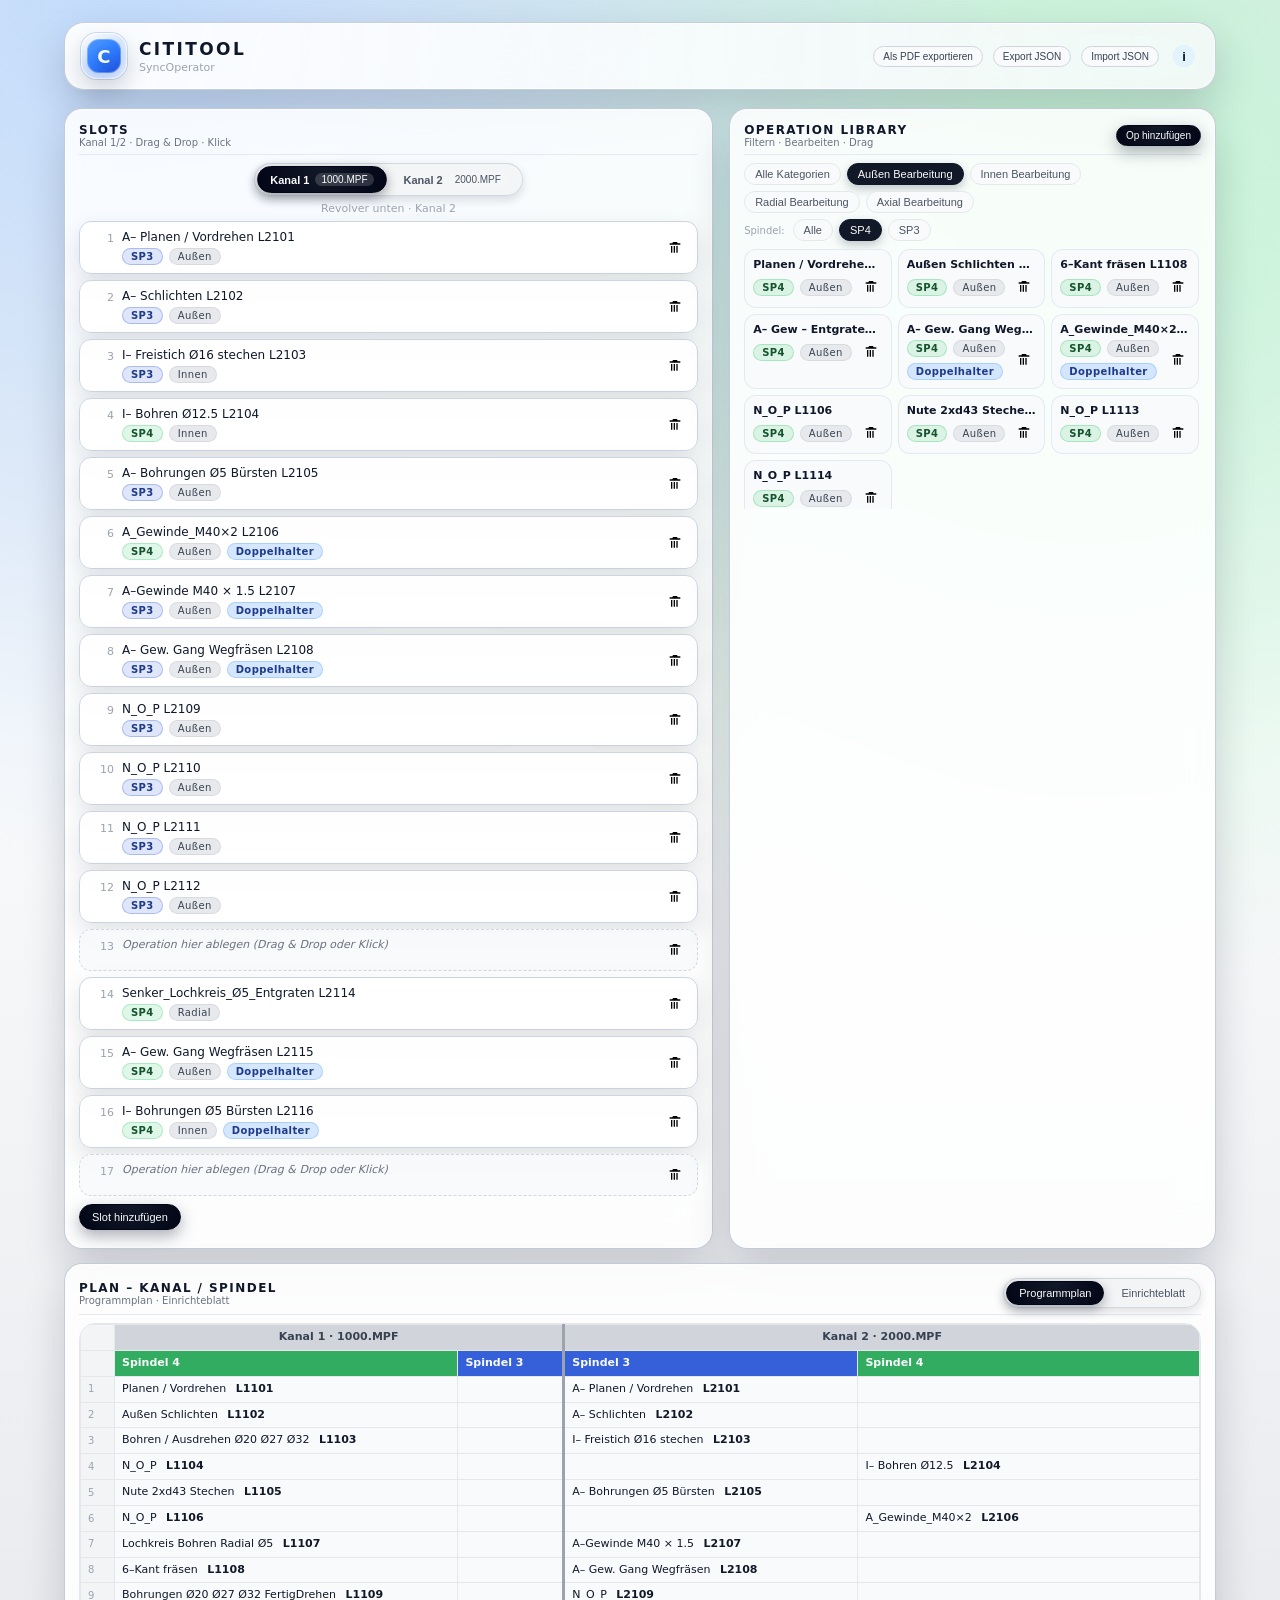
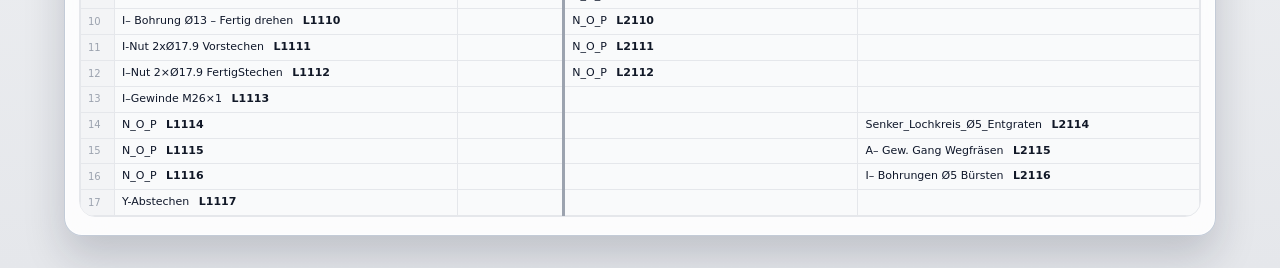
<file: index.html>
<!doctype html>
<html lang="de">
  <head>
    <meta charset="UTF-8" />
    <meta name="viewport" content="width=device-width, initial-scale=1" />

    <title>CitiTool</title>

    <link rel="stylesheet" href="./style.css" />
    <link rel="manifest" href="./manifest.json" />
    <meta name="theme-color" content="#0f172a" />

    <link rel="icon" type="image/svg+xml" href="./icons/icon.svg" />

    <script defer src="./app.js"></script>
  </head>

  <body>
    <div class="app-shell">
      <header class="app-header">
        <div class="app-header-left">
          <div class="app-logo-mark" aria-label="CitiTool">
            <div class="app-logo-core" aria-hidden="true"></div>
          </div>

          <div class="app-title-block">
            <div class="app-title-row">
              <div class="app-title">CitiTool</div>
            </div>
            <div class="app-subtitle">SyncOperator</div>
          </div>
        </div>

        <div class="app-header-right">
          <button id="exportPdfBtn" class="btn-outline btn-small" type="button">
            Als PDF exportieren
          </button>

          <button id="exportJsonBtn" class="btn-outline btn-small" type="button">
            Export JSON
          </button>

          <button id="importJsonBtn" class="btn-outline btn-small" type="button">
            Import JSON
          </button>

          <input id="importFileInput" type="file" accept="application/json" style="display:none" />

          <button id="infoButton" class="icon-button" type="button" title="Info">
            <span class="icon-circle">i</span>
          </button>
        </div>
      </header>

      <main class="layout-main">
        <!-- LEFT: Slots -->
        <section class="card slots-card">
          <div class="section-header">
            <div>
              <div class="section-title">Slots</div>
              <div class="section-subtitle">Kanal 1/2 · Drag & Drop · Klick</div>
            </div>
          </div>

          <div class="kanal-switcher-wrapper">
            <div id="kanalSwitcher" class="kanal-switcher" role="tablist" aria-label="Kanal Umschalter">
              <button class="kanal-option active" data-kanal="1" type="button">
                <span class="kanal-label">Kanal 1</span>
                <span class="kanal-chip">1000.MPF</span>
              </button>
              <button class="kanal-option" data-kanal="2" type="button">
                <span class="kanal-label">Kanal 2</span>
                <span class="kanal-chip">2000.MPF</span>
              </button>
            </div>
          </div>

          <div id="kanalHint" class="kanal-hint">Revolver oben · Kanal 1</div>

          <div id="slotList" class="slot-list"></div>

          <button id="addSlotBtn" class="btn-primary add-slot-btn" type="button">Slot hinzufügen</button>
        </section>

        <!-- RIGHT: Operation Library -->
        <section class="card library-card">
          <div class="section-header">
            <div>
              <div class="section-title">Operation Library</div>
              <div class="section-subtitle">Filtern · Bearbeiten · Drag</div>
            </div>
            <div class="section-actions">
              <button id="addOpButton" class="btn-primary btn-small" type="button">Op hinzufügen</button>
            </div>
          </div>

          <div id="libraryFilters" class="library-filters"></div>
          <div id="libraryList" class="library-list"></div>

          <div class="library-add"></div>
        </section>
      </main>

      <!-- PLAN -->
      <section class="card plan-card">
        <div class="section-header">
          <div>
            <div class="section-title">Plan – Kanal / Spindel</div>
            <div class="section-subtitle">Programmplan · Einrichteblatt</div>
          </div>
          <div class="section-actions"></div>
        </div>

        <div class="plan-table-wrapper">
          <table id="planTable" class="plan-table"></table>
        </div>
      </section>
    </div>

    <!-- MODAL -->
    <div id="modalOverlay" class="modal-overlay" aria-hidden="true">
      <div class="modal-backdrop"></div>

      <div class="modal-dialog" role="dialog" aria-modal="true" aria-labelledby="modalTitle">
        <div class="modal-header">
          <div class="modal-icon">
            <div class="modal-icon-circle">i</div>
          </div>

          <div class="modal-header-text">
            <div id="modalTitle" class="modal-title"></div>
            <div id="modalDescription" class="modal-description"></div>
          </div>

          <button id="modalCloseButton" class="icon-button" type="button" title="Schließen">
            <svg class="icon-svg"><use href="#icon-x"></use></svg>
          </button>
        </div>

        <div id="modalBody" class="modal-body"></div>
        <div id="modalFooter" class="modal-footer"></div>
      </div>
    </div>

    <!-- ICONS -->
    <svg width="0" height="0" style="position:absolute; left:-9999px; top:-9999px;">
      <symbol id="icon-trash" viewBox="0 0 24 24">
        <path fill="currentColor" d="M9 3h6l1 2h4v2H4V5h4l1-2zm1 6h2v10h-2V9zm4 0h2v10h-2V9zM6 9h2v10H6V9z"/>
      </symbol>
      <symbol id="icon-x" viewBox="0 0 24 24">
        <path fill="currentColor" d="M18.3 5.7a1 1 0 0 0-1.4 0L12 10.6 7.1 5.7A1 1 0 0 0 5.7 7.1L10.6 12l-4.9 4.9a1 1 0 1 0 1.4 1.4l4.9-4.9 4.9 4.9a1 1 0 0 0 1.4-1.4L13.4 12l4.9-4.9a1 1 0 0 0 0-1.4z"/>
      </symbol>
    </svg>
  </body>
</html>
</file>
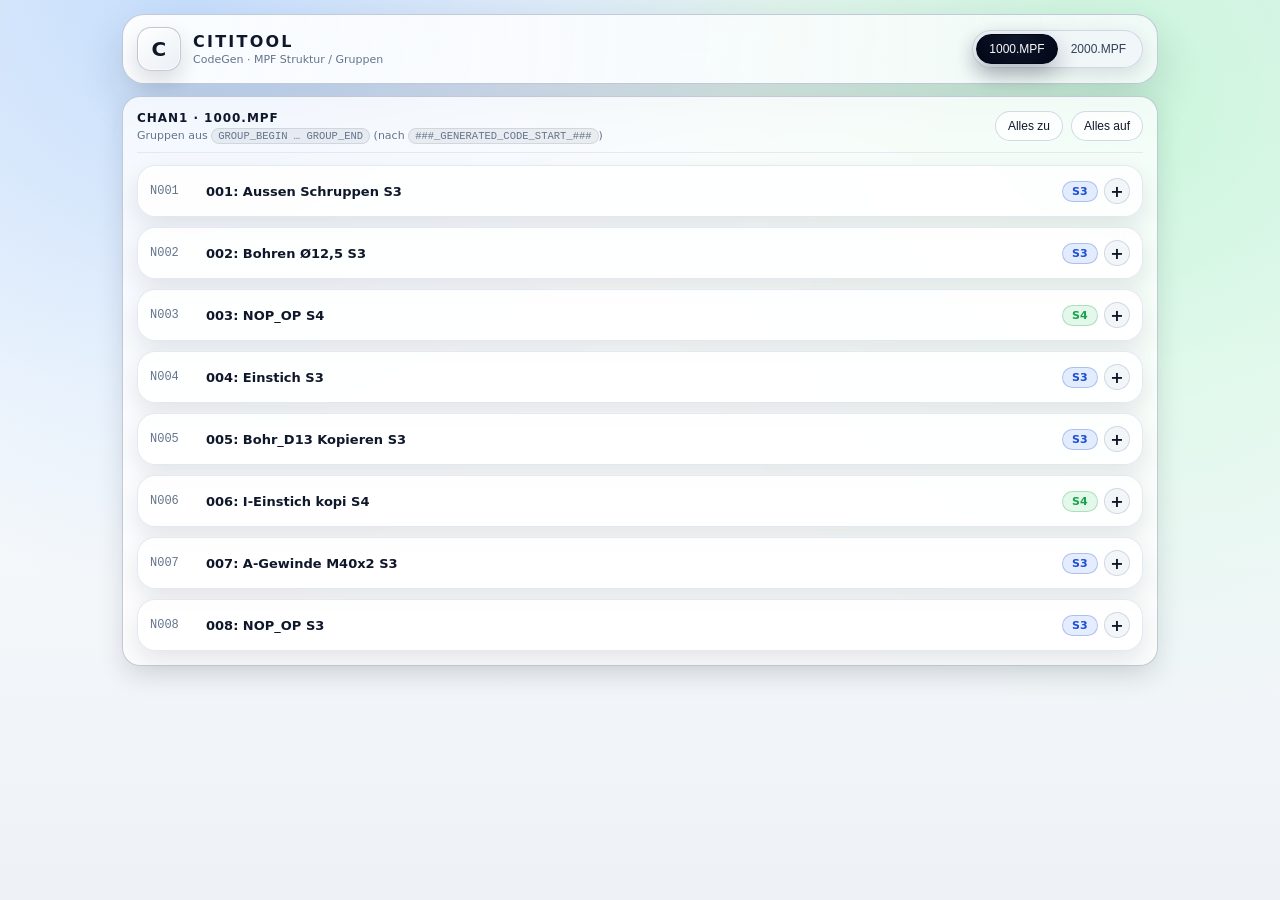
<file: codegen/index.html>
<!doctype html>
<html lang="de">
<head>
  <meta charset="utf-8" />
  <meta name="viewport" content="width=device-width,initial-scale=1" />
  <title>CitiTool · CodeGen</title>
  <link rel="stylesheet" href="./codegen.css" />
</head>

<body>
  <div class="cg-shell">
    <header class="cg-header">
      <div class="cg-brand">
        <div class="cg-logo" aria-hidden="true">
          <span class="cg-logo-c">C</span>
        </div>
        <div class="cg-brand-text">
          <div class="cg-title">CITITOOL</div>
          <div class="cg-subtitle">CodeGen · MPF Struktur / Gruppen</div>
        </div>
      </div>

      <div class="cg-actions">
        <div class="cg-switch" role="tablist" aria-label="MPF Switch">
          <button class="cg-switch-btn active" data-mpf="1000" role="tab" aria-selected="true">
            1000.MPF
          </button>
          <button class="cg-switch-btn" data-mpf="2000" role="tab" aria-selected="false">
            2000.MPF
          </button>
        </div>
      </div>
    </header>

    <main class="cg-main">
      <section class="cg-card">
        <div class="cg-card-head">
          <div>
            <div class="cg-card-title" id="mpfTitle">CHAN1 · 1000.MPF</div>
            <div class="cg-card-hint">Gruppen aus <code>GROUP_BEGIN … GROUP_END</code> (nach <code>###_GENERATED_CODE_START_###</code>)</div>
          </div>
          <div class="cg-card-tools">
            <button class="cg-btn ghost" id="collapseAllBtn" type="button">Alles zu</button>
            <button class="cg-btn ghost" id="expandAllBtn" type="button">Alles auf</button>
          </div>
        </div>

        <div id="opsList" class="cg-ops"></div>
      </section>
    </main>
  </div>

  <script src="./codegen.js"></script>
</body>
</html>
</file>
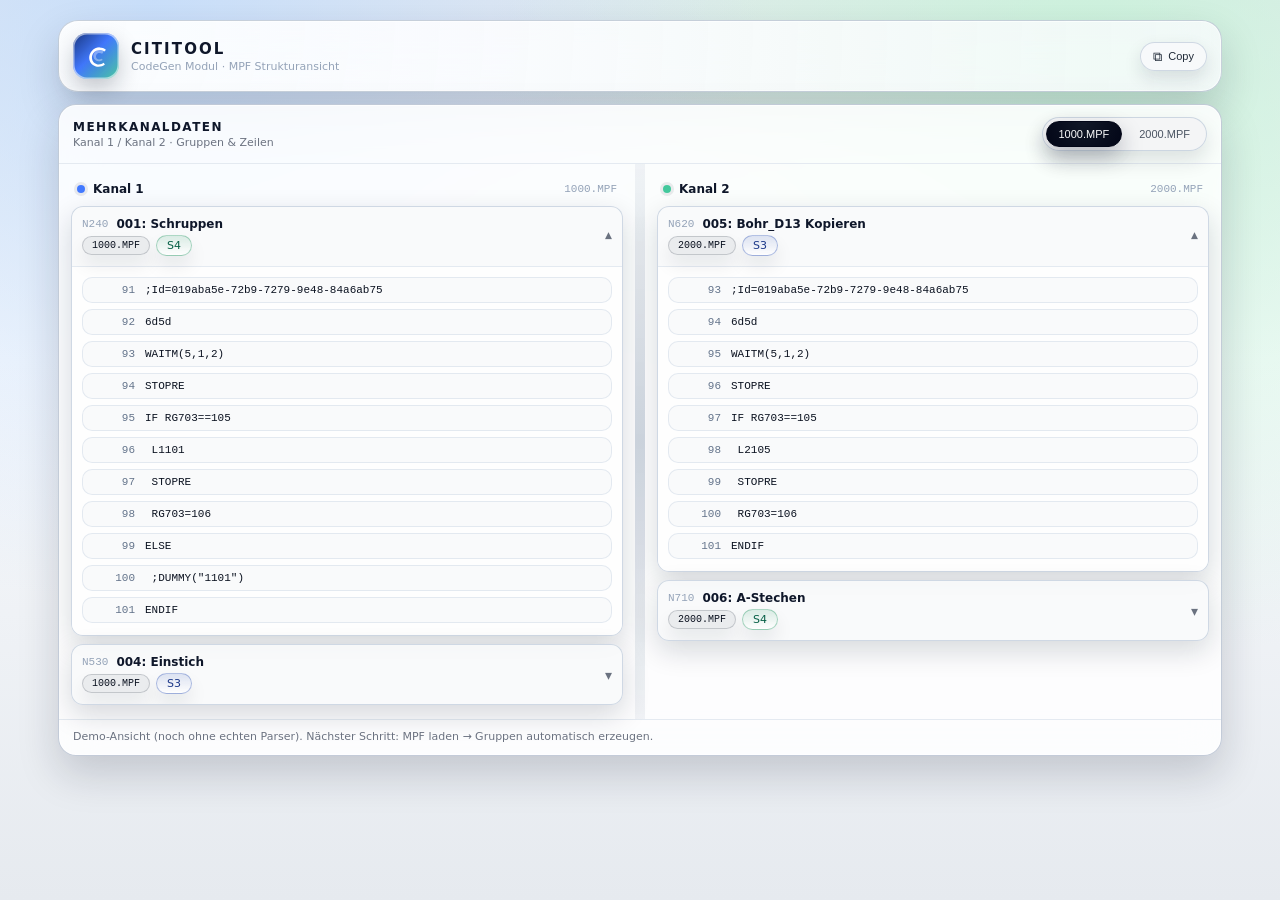
<file: codegen.html>
<!-- codegen.html -->
<!doctype html>
<html lang="de">
  <head>
    <meta charset="utf-8" />
    <meta name="viewport" content="width=device-width,initial-scale=1" />
    <title>CitiTool · CodeGen</title>
    <link rel="stylesheet" href="./codegen.css" />
  </head>
  <body>
    <div class="cg-app">
      <header class="cg-header">
        <div class="cg-brand">
          <div class="cg-logo" aria-hidden="true">
            <svg viewBox="0 0 64 64" class="cg-logo-svg" role="img" aria-label="C">
              <!-- stylized C (single letter, no text) -->
              <path
                d="M40.8 12.2c-7.6 0-14.4 3.4-18.9 8.7-4.5 5.3-6.4 12.4-5 19.2 1.9 9.6 10.6 16.7 20.8 16.7 5.7 0 10.7-1.8 14.7-5.1l-3.2-4.1c-3 2.4-6.6 3.6-10.8 3.6-7.6 0-13.9-5.2-15.3-12.6-1-4.9.4-10 3.7-13.9 3.4-3.9 8.4-6.3 13.9-6.3 4.3 0 7.9 1.2 10.8 3.6l3.2-4.1c-4-3.3-9-5.1-14.7-5.1Z"
                fill="currentColor"
              />
              <path
                d="M49.5 20.6c-2.6-1.9-5.6-2.8-9.1-2.8-4.4 0-8.3 1.9-11.1 5.1-2.8 3.2-3.9 7.5-3.1 11.6 1.1 5.6 6.1 9.7 12.1 9.7 3.6 0 6.6-.9 9.2-2.8l-2.4-3.1c-1.8 1.2-3.8 1.7-6.2 1.7-3.4 0-6.3-2.3-6.9-5.7-.4-2.2.2-4.4 1.6-6.1 1.5-1.7 3.7-2.8 6.2-2.8 2.3 0 4.4.6 6.2 1.7l2.3-3.2Z"
                fill="currentColor"
                opacity="0.35"
              />
            </svg>
          </div>

          <div class="cg-brand-text">
            <div class="cg-title">CitiTool</div>
            <div class="cg-subtitle">CodeGen Modul · MPF Strukturansicht</div>
          </div>
        </div>

        <div class="cg-top-actions">
          <button id="cgCopyBtn" class="cg-btn cg-btn-ghost" type="button" title="Ansicht als Text kopieren">
            <span class="cg-btn-ico" aria-hidden="true">⧉</span>
            <span>Copy</span>
          </button>
        </div>
      </header>

      <main class="cg-main">
        <section class="cg-card">
          <div class="cg-card-head">
            <div class="cg-card-left">
              <div class="cg-card-title">Mehrkanaldaten</div>
              <div class="cg-card-meta">Kanal 1 / Kanal 2 · Gruppen &amp; Zeilen</div>
            </div>

            <div class="cg-switch">
              <button class="cg-switch-pill is-active" type="button" data-mpf="1000">1000.MPF</button>
              <button class="cg-switch-pill" type="button" data-mpf="2000">2000.MPF</button>
            </div>
          </div>

          <div class="cg-split">
            <aside class="cg-pane cg-pane-left">
              <div class="cg-pane-head">
                <div class="cg-pane-title">
                  <span class="cg-dot cg-dot-k1" aria-hidden="true"></span>
                  <span>Kanal 1</span>
                </div>
                <div class="cg-pane-hint" id="cgPaneHintLeft">1000.MPF</div>
              </div>
              <div class="cg-list" id="cgListLeft"></div>
            </aside>

            <div class="cg-divider" aria-hidden="true"></div>

            <aside class="cg-pane cg-pane-right">
              <div class="cg-pane-head">
                <div class="cg-pane-title">
                  <span class="cg-dot cg-dot-k2" aria-hidden="true"></span>
                  <span>Kanal 2</span>
                </div>
                <div class="cg-pane-hint" id="cgPaneHintRight">2000.MPF</div>
              </div>
              <div class="cg-list" id="cgListRight"></div>
            </aside>
          </div>

          <div class="cg-footer">
            <div class="cg-foot-note">
              Demo-Ansicht (noch ohne echten Parser). Nächster Schritt: MPF laden → Gruppen automatisch erzeugen.
            </div>
          </div>
        </section>
      </main>
    </div>

    <script src="./codegen.js"></script>
  </body>
</html>
</file>
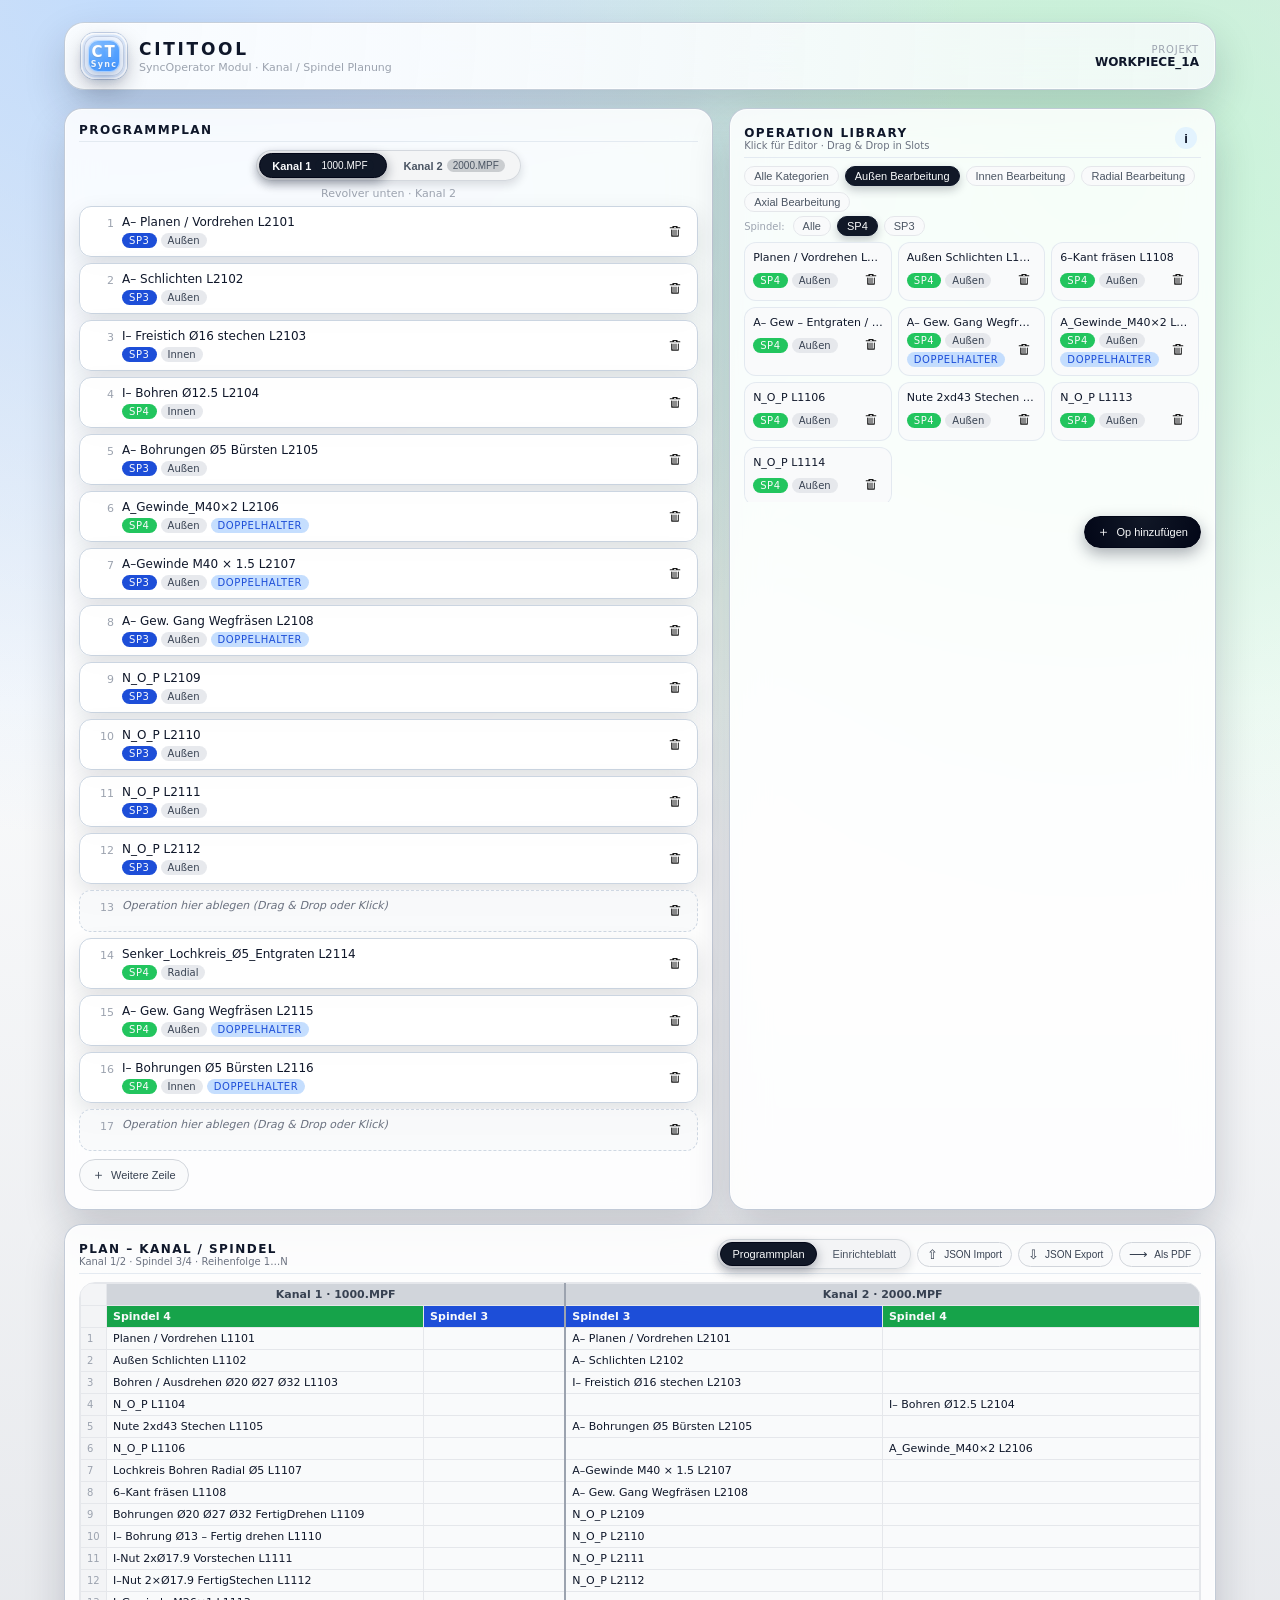
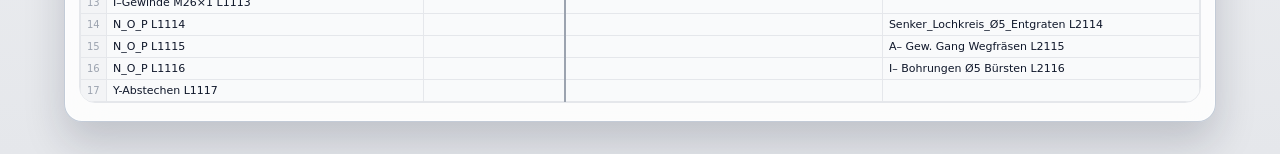
<file: indexd.html>
<!DOCTYPE html>
<html lang="de">
<head>
  <meta charset="UTF-8" />
  <title>CitiTool – SyncOperator Workbench</title>
  <meta name="viewport" content="width=device-width, initial-scale=1" />
  <link rel="stylesheet" href="style.desktop.css" />
</head>
<body>
  <!-- SVG ICON SPRITE -->
  <svg width="0" height="0" style="position:absolute;visibility:hidden">
    <symbol id="icon-trash" viewBox="0 0 24 24">
      <path
        d="M9 3h6a1 1 0 0 1 1 1v1h3.25a.75.75 0 0 1 0 1.5H4.75a.75.75 0 0 1 0-1.5H8V4a1 1 0 0 1 1-1Zm1.5 2.5h3V4.5h-3v1Z"
        fill="currentColor"
        fill-opacity="0.9"
      />
      <path
        d="M7.5 8.25a.75.75 0 0 1 .75.75v8.25h.25 7.5.25V9a.75.75 0 0 1 1.5 0v8.5A1.75 1.75 0 0 1 16 19.25H8A1.75 1.75 0 0 1 6.25 17.5V9a.75.75 0 0 1 .75-.75Zm3 0a.75.75 0 0 1 .75.75v7a.75.75 0 0 1-1.5 0v-7a.75.75 0 0 1 .75-.75Zm3 0a.75.75 0 0 1 .75.75v7a.75.75 0 0 1-1.5 0v-7a.75.75 0 0 1 .75-.75Z"
        fill="currentColor"
        fill-opacity="0.9"
      />
    </symbol>
  </svg>

  <div class="app-shell">
    <!-- HEADER -->
    <header class="app-header">
      <div class="app-header-left">
        <div class="app-logo-mark">
          <div class="app-logo-ring">
            <div class="app-logo-core">
              <span class="app-logo-acronym">CT</span>
              <span class="app-logo-module">Sync</span>
            </div>
          </div>
        </div>
        <div class="app-title-block">
          <div class="app-title-row">
            <div class="app-title">CitiTool</div>
          </div>
          <div class="app-subtitle">SyncOperator Modul · Kanal / Spindel Planung</div>
        </div>
      </div>
      <div class="app-header-right">
        <div class="app-meta">
          <span class="app-meta-label">Projekt</span>
          <span class="app-meta-value">WORKPIECE_1A</span>
        </div>
      </div>
    </header>

    <!-- MAIN LAYOUT -->
    <main class="layout-main">
      <!-- LEFT: PROGRAMMPLAN -->
      <section class="card slots-card">
        <div class="section-header">
          <div>
            <div class="section-title">Programmplan</div>
          </div>
        </div>

        <div class="kanal-switcher-wrapper">
          <div class="kanal-switcher" id="kanalSwitcher">
            <button class="kanal-option active" type="button" data-kanal="1">
              <span class="kanal-label">Kanal 1</span>
              <span class="kanal-chip">1000.MPF</span>
            </button>
            <button class="kanal-option" type="button" data-kanal="2">
              <span class="kanal-label">Kanal 2</span>
              <span class="kanal-chip">2000.MPF</span>
            </button>
          </div>
        </div>

        <div class="kanal-hint" id="kanalHint">Revolver oben · Kanal 1</div>

        <div id="slotList" class="slot-list"></div>

        <button id="addSlotBtn" class="btn-outline add-slot-btn" type="button">
          <span class="btn-icon">＋</span>
          <span>Weitere Zeile</span>
        </button>
      </section>

      <!-- RIGHT: OPERATION LIBRARY -->
      <section class="card library-card">
        <div class="section-header">
          <div>
            <div class="section-title">Operation Library</div>
            <div class="section-subtitle">
              Klick für Editor · Drag &amp; Drop in Slots
            </div>
          </div>
          <button
            type="button"
            class="icon-button subtle"
            id="infoButton"
            aria-label="Info"
          >
            <span class="icon-circle">i</span>
          </button>
        </div>

        <div class="library-filters" id="libraryFilters"></div>

        <div id="libraryList" class="library-list"></div>

        <div class="library-add">
          <button id="addOpButton" type="button" class="btn-primary">
            <span class="btn-icon">＋</span>
            <span>Op hinzufügen</span>
          </button>
        </div>
      </section>
    </main>

    <!-- PLAN -->
    <section class="card plan-card">
      <div class="section-header">
        <div>
          <div class="section-title">Plan – Kanal / Spindel</div>
          <div class="section-subtitle">
            Kanal 1/2 · Spindel 3/4 · Reihenfolge 1…N
          </div>
        </div>
        <div class="section-actions">
          <button id="importJsonBtn" type="button" class="btn-outline btn-small">
            <span class="btn-icon">⇧</span>
            <span>JSON Import</span>
          </button>
          <button id="exportJsonBtn" type="button" class="btn-outline btn-small">
            <span class="btn-icon">⇩</span>
            <span>JSON Export</span>
          </button>
          <button id="exportPdfBtn" type="button" class="btn-outline btn-small">
            <span class="btn-icon">⟶</span>
            <span>Als PDF</span>
          </button>
        </div>
      </div>

      <input
        type="file"
        id="importFileInput"
        accept="application/json"
        style="display:none"
      />

      <div class="plan-table-wrapper">
        <table class="plan-table" id="planTable"></table>
      </div>
    </section>
  </div>

  <!-- MODAL ROOT -->
  <div id="modalOverlay" class="modal-overlay" aria-hidden="true">
    <div class="modal-backdrop"></div>
    <div class="modal-dialog" role="dialog" aria-modal="true" aria-labelledby="modalTitle">
      <div class="modal-header">
        <div class="modal-icon">
          <span class="modal-icon-circle">i</span>
        </div>
        <div class="modal-header-text">
          <div id="modalTitle" class="modal-title"></div>
          <div id="modalDescription" class="modal-description"></div>
        </div>
        <button
          type="button"
          class="icon-button subtle"
          id="modalCloseButton"
          aria-label="Schließen"
        >
          ×
        </button>
      </div>
      <div class="modal-body" id="modalBody"></div>
      <div class="modal-footer" id="modalFooter"></div>
    </div>
  </div>

  <script src="app.js"></script>
</body>
</html>
</file>
<file: style.css>
:root {
  --bg: #e5e7eb;
  --card-bg: rgba(255, 255, 255, 0.86);
  --card-border: rgba(148, 163, 184, 0.55);
  --border-strong: #cbd5e1;

  --text-main: #0f172a;
  --text-muted: #6b7280;
  --text-soft: #9ca3af;

  --accent: #0f172a;

  /* calmer premium spindle tones */
  --sp4-ink: #14532d;
  --sp4-bg: rgba(34, 197, 94, 0.14);
  --sp4-border: rgba(34, 197, 94, 0.28);

  --sp3-ink: #1e3a8a;
  --sp3-bg: rgba(29, 78, 216, 0.14);
  --sp3-border: rgba(29, 78, 216, 0.28);

  --danger: #ef4444;

  --radius-lg: 18px;
  --radius-md: 12px;

  --shadow-card: 0 20px 40px rgba(15, 23, 42, 0.18);
  --shadow-soft: 0 12px 30px rgba(15, 23, 42, 0.16);

  --transition-fast: 0.15s ease;
  --font-main: system-ui, -apple-system, BlinkMacSystemFont, "SF Pro Text", "Segoe UI", sans-serif;
}

*,
*::before,
*::after { box-sizing: border-box; }

html, body { margin: 0; padding: 0; }

body {
  font-family: var(--font-main);
  background:
    radial-gradient(circle at 10% 0, rgba(191, 219, 254, 0.9) 0, transparent 40%),
    radial-gradient(circle at 85% 10%, rgba(187, 247, 208, 0.8) 0, transparent 40%),
    linear-gradient(to bottom, #e5e7eb 0, #f9fafb 40%, #e5e7eb 100%);
  color: var(--text-main);
}

/* APP SHELL */
.app-shell {
  max-width: 1200px;
  margin: 0 auto;
  min-height: 100vh;
  padding: 18px 12px 32px;
}

@media (min-width: 768px) {
  .app-shell { padding-inline: 24px; padding-top: 22px; }
}

/* HEADER */
.app-header {
  display: flex;
  align-items: center;
  justify-content: space-between;
  margin-bottom: 18px;
  padding: 10px 16px;
  border-radius: 20px;
  background: radial-gradient(circle at top left, rgba(255, 255, 255, 0.92), rgba(248, 250, 252, 0.84));
  backdrop-filter: blur(20px) saturate(1.2);
  border: 1px solid rgba(148, 163, 184, 0.5);
  box-shadow: 0 18px 40px rgba(15, 23, 42, 0.18), 0 0 0 1px rgba(255,255,255,0.7) inset;
}

.app-header-left { display: flex; align-items: center; gap: 12px; }
.app-header-right { display: flex; align-items: center; gap: 10px; flex-wrap: wrap; }

@media (max-width: 640px) {
  .app-header { flex-direction: column; align-items: stretch; gap: 10px; }
  .app-header-right { justify-content: space-between; }
}

/* LOGO: single C */
.app-logo-mark {
  width: 46px;
  height: 46px;
  border-radius: 16px;
  background:
    radial-gradient(circle at 28% 22%, rgba(255, 255, 255, 0.9), rgba(255, 255, 255, 0) 55%),
    linear-gradient(145deg, #eaf3ff 0%, #dbeafe 45%, #e8f1ff 100%);
  box-shadow:
    0 10px 22px rgba(15, 23, 42, 0.18),
    0 0 0 1px rgba(125, 161, 214, 0.35),
    inset 0 0 0 1px rgba(255, 255, 255, 0.85);
  display: flex;
  align-items: center;
  justify-content: center;
  overflow: hidden;
}

.app-logo-core {
  width: 34px;
  height: 34px;
  border-radius: 12px;
  background: linear-gradient(145deg, #4f9cff 0%, #2f7dff 50%, #1d4ed8 100%);
  box-shadow:
    inset 0 0 0 1px rgba(255, 255, 255, 0.28),
    0 5px 14px rgba(29, 78, 216, 0.25);
  position: relative;
}

.app-logo-core::before {
  content: "C";
  position: absolute;
  inset: 0;
  display: flex;
  align-items: center;
  justify-content: center;
  font-weight: 850;
  font-size: 18px;
  letter-spacing: 0.02em;
  color: rgba(255, 255, 255, 0.96);
  text-shadow: 0 2px 8px rgba(0, 0, 0, 0.18);
}

.app-title-block { display: flex; flex-direction: column; gap: 2px; }
.app-title-row { display: flex; align-items: center; gap: 8px; }

.app-title {
  font-size: 17px;
  font-weight: 750;
  letter-spacing: 0.14em;
  text-transform: uppercase;
}

.app-subtitle {
  font-size: 11px;
  color: var(--text-soft);
}

/* CARD */
.card {
  background: var(--card-bg);
  backdrop-filter: blur(18px) saturate(1.1);
  border-radius: var(--radius-lg);
  padding: 14px 14px 18px;
  border: 1px solid var(--card-border);
  box-shadow: var(--shadow-card), 0 0 0 1px rgba(255,255,255,0.6) inset;
}

/* LAYOUT */
.layout-main {
  display: flex;
  flex-direction: column;
  gap: 12px;
  margin-bottom: 14px;
}

@media (min-width: 900px) {
  .layout-main {
    display: grid;
    grid-template-columns: minmax(0, 1.6fr) minmax(0, 1.2fr);
    gap: 16px;
    align-items: stretch;
  }
}

/* SECTION HEADER */
.section-header {
  display: flex;
  align-items: center;
  justify-content: space-between;
  gap: 12px;
  margin-bottom: 8px;
  padding-bottom: 6px;
  border-bottom: 1px solid rgba(226, 232, 240, 0.9);
}

.section-title {
  font-size: 12px;
  font-weight: 650;
  text-transform: uppercase;
  letter-spacing: 0.12em;
}

.section-subtitle { font-size: 10px; color: var(--text-muted); }
.section-actions { display: flex; align-items: center; gap: 6px; flex-wrap: wrap; }

/* KANAL SWITCHER */
.kanal-switcher-wrapper { display: flex; justify-content: center; margin-bottom: 6px; }

.kanal-switcher {
  display: inline-flex;
  align-items: center;
  gap: 4px;
  padding: 2px;
  border-radius: 999px;
  background: rgba(243, 244, 246, 0.9);
  border: 1px solid rgba(209, 213, 219, 0.9);
  box-shadow: 0 4px 10px rgba(15, 23, 42, 0.14);
}

.kanal-option {
  border: 1px solid transparent;
  background: transparent;
  padding: 6px 12px;
  border-radius: 999px;
  font-size: 11px;
  display: inline-flex;
  align-items: center;
  gap: 6px;
  cursor: pointer;
  color: #4b5563;
  white-space: nowrap;
  transition: background var(--transition-fast), color var(--transition-fast),
    border-color var(--transition-fast), box-shadow var(--transition-fast), transform 0.06s ease;
}

.kanal-option:hover { background: rgba(229, 231, 235, 0.95); border-color: #d1d5db; }

.kanal-option.active {
  background: radial-gradient(circle at top, #111827, #020617);
  color: #f9fafb;
  border-color: #020617;
  box-shadow: 0 4px 12px rgba(15, 23, 42, 0.4);
}

.kanal-label { font-weight: 650; }
.kanal-chip {
  font-size: 10px;
  padding: 1px 6px;
  border-radius: 999px;
  background: rgba(255, 255, 255, 0.16);
  color: inherit;
}

.kanal-hint { font-size: 11px; color: var(--text-soft); margin-bottom: 6px; text-align: center; }

/* BUTTONS */
.btn-primary,
.btn-outline {
  display: inline-flex;
  align-items: center;
  gap: 6px;
  font-size: 11px;
  border-radius: 999px;
  padding: 6px 12px;
  cursor: pointer;
  border-width: 1px;
  border-style: solid;
  background-clip: padding-box;
  transition: background var(--transition-fast), color var(--transition-fast),
    border-color var(--transition-fast), box-shadow var(--transition-fast), transform 0.06s ease;
}

.btn-primary {
  background: radial-gradient(circle at top, #111827, #020617);
  color: #f9fafb;
  border-color: #020617;
  box-shadow: 0 6px 16px rgba(15, 23, 42, 0.35);
}

.btn-primary:hover { background: radial-gradient(circle at top, #020617, #020617); }

.btn-outline {
  background: rgba(249, 250, 251, 0.92);
  color: #374151;
  border-color: #d1d5db;
}

.btn-outline:hover { background: rgba(229, 231, 235, 0.98); }

.btn-small { padding: 4px 9px; font-size: 10px; }
.btn-primary:active,
.btn-outline:active { transform: translateY(1px); box-shadow: none; }

.icon-button {
  border: none;
  background: transparent;
  padding: 4px;
  border-radius: 999px;
  cursor: pointer;
  display: inline-flex;
  align-items: center;
  justify-content: center;
  transition: background var(--transition-fast), transform 0.06s ease;
}

.icon-button:hover { background: rgba(148, 163, 184, 0.2); }
.icon-button:active { transform: translateY(1px); }

.icon-circle {
  width: 22px;
  height: 22px;
  border-radius: 999px;
  background: rgba(224, 242, 254, 0.9);
  display: inline-flex;
  align-items: center;
  justify-content: center;
  font-size: 13px;
  font-weight: 700;
  color: #0f172a;
}

.icon-svg { width: 16px; height: 16px; display: block; }

/* SLOTS */
.slot-list { display: flex; flex-direction: column; gap: 6px; }

.slot-row {
  display: grid;
  grid-template-columns: auto minmax(0, 1fr) auto;
  align-items: stretch;
  gap: 8px;
  padding: 8px 10px;
  border-radius: var(--radius-md);
  border: 1px dashed rgba(203, 213, 225, 0.9);
  background: rgba(249, 250, 251, 0.9);
  font-size: 12px;
  transition: background var(--transition-fast), border-color var(--transition-fast),
    box-shadow var(--transition-fast), transform var(--transition-fast);
}

.slot-row.filled {
  border-style: solid;
  border-color: var(--border-strong);
  background: rgba(255, 255, 255, 0.96);
  box-shadow: 0 10px 24px rgba(15, 23, 42, 0.12);
}

.slot-row.drag-over {
  border-color: #0f172a;
  box-shadow: 0 0 0 1px rgba(15, 23, 42, 0.2);
  background: rgba(219, 234, 254, 0.95);
}

.slot-index {
  font-size: 11px;
  color: var(--text-soft);
  width: 24px;
  text-align: right;
  padding-top: 2px;
}

.slot-main { display: flex; flex-direction: column; gap: 4px; min-width: 0; }

.slot-title {
  font-size: 12px;
  font-weight: 520;
  color: var(--text-main);
  white-space: nowrap;
  overflow: hidden;
  text-overflow: ellipsis;
}

.slot-placeholder { font-size: 11px; color: var(--text-muted); font-style: italic; }

.slot-meta { display: flex; flex-wrap: wrap; gap: 6px; align-items: center; }

.slot-actions {
  display: flex;
  flex-direction: column;
  gap: 4px;
  align-items: flex-end;
  justify-content: center;
  min-width: 26px;
}

.add-slot-btn { margin-top: 8px; align-self: flex-start; }

/* BADGES */
.badge {
  font-size: 10px;
  padding: 2px 8px;
  border-radius: 999px;
  font-weight: 560;
  display: inline-flex;
  align-items: center;
  gap: 4px;
  letter-spacing: 0.04em;
}

.badge-sp4 { background: var(--sp4-bg); color: var(--sp4-ink); border: 1px solid var(--sp4-border); }
.badge-sp3 { background: var(--sp3-bg); color: var(--sp3-ink); border: 1px solid var(--sp3-border); }

.badge-soft {
  background: rgba(229, 231, 235, 0.9);
  color: #374151;
  font-weight: 520;
  border: 1px solid rgba(209, 213, 219, 0.7);
}

.badge-tag {
  background: rgba(191, 219, 254, 0.65);
  border: 1px solid rgba(147, 197, 253, 0.65);
  color: #1e3a8a;
  font-weight: 650;
}

.badge-tool {
  background: rgba(255, 255, 255, 0.95);
  color: #111827;
  border: 1px solid rgba(203, 213, 225, 0.9);
  font-weight: 650;
}

/* LIBRARY */
.library-filters { display: flex; flex-direction: column; gap: 6px; margin-bottom: 8px; }
.library-filters-row, .library-spindle-row { display: flex; flex-wrap: wrap; gap: 6px; }
.library-spindle-row { align-items: center; }

.filter-label { font-size: 10px; color: var(--text-soft); margin-right: 2px; }

.filter-pill {
  border-radius: 999px;
  padding: 4px 10px;
  font-size: 11px;
  border: 1px solid #e5e7eb;
  background: rgba(249, 250, 251, 0.95);
  color: #4b5563;
  cursor: pointer;
  transition: background var(--transition-fast), border-color var(--transition-fast),
    color var(--transition-fast), box-shadow var(--transition-fast);
}

.filter-pill.active {
  border-color: var(--accent);
  background: #111827;
  color: #f9fafb;
  box-shadow: 0 4px 10px rgba(15, 23, 42, 0.24);
}

.library-list {
  display: grid;
  grid-template-columns: repeat(auto-fill, minmax(140px, 1fr));
  gap: 6px;
  max-height: 260px;
  overflow: auto;
  padding-right: 2px;
  margin-bottom: 6px;
}

.op-card {
  border-radius: var(--radius-md);
  border: 1px solid rgba(226, 232, 240, 0.9);
  background: rgba(249, 250, 251, 0.95);
  padding: 8px;
  font-size: 11px;
  display: flex;
  flex-direction: column;
  gap: 4px;
  cursor: pointer;
  user-select: none;
  transition: box-shadow var(--transition-fast), transform 0.06s ease,
    background var(--transition-fast), border-color var(--transition-fast);
}

.op-card:hover {
  border-color: var(--border-strong);
  background: rgba(255, 255, 255, 0.98);
  box-shadow: var(--shadow-soft);
}

.op-card:active { transform: translateY(1px); }

.op-title { font-weight: 560; white-space: nowrap; overflow: hidden; text-overflow: ellipsis; }

.op-footer { display: flex; align-items: center; justify-content: space-between; gap: 6px; }
.op-meta { display: flex; gap: 6px; align-items: center; flex-wrap: wrap; }

.library-empty { font-size: 11px; color: var(--text-muted); font-style: italic; padding: 4px 2px; }

/* SLOT PICKER LIST */
.slot-picker-list { display: flex; flex-direction: column; gap: 6px; max-height: 260px; overflow: auto; margin-top: 6px; }

/* PLAN VIEW SWITCHER */
.plan-view-switch {
  display: inline-flex;
  align-items: center;
  gap: 4px;
  padding: 2px;
  border-radius: 999px;
  background: rgba(243, 244, 246, 0.95);
  border: 1px solid rgba(209, 213, 219, 0.9);
  box-shadow: 0 4px 10px rgba(15, 23, 42, 0.12);
}

.plan-view-pill {
  border-radius: 999px;
  border: 1px solid transparent;
  background: transparent;
  padding: 5px 12px;
  font-size: 11px;
  cursor: pointer;
  color: #4b5563;
  transition: background var(--transition-fast), color var(--transition-fast),
    border-color var(--transition-fast), box-shadow var(--transition-fast), transform 0.06s ease;
}

.plan-view-pill:hover { background: rgba(229, 231, 235, 0.98); border-color: #e5e7eb; }

.plan-view-pill.active {
  background: radial-gradient(circle at top, #111827, #020617);
  color: #f9fafb;
  border-color: #020617;
  box-shadow: 0 4px 12px rgba(15, 23, 42, 0.35);
}

/* PLAN TABLE */
.plan-table-wrapper {
  margin-top: 8px;
  border-radius: 16px;
  border: 1px solid #e5e7eb;
  overflow: auto;
  background: rgba(249, 250, 251, 0.95);
}

.plan-table {
  width: 100%;
  border-collapse: collapse;
  min-width: 560px;
  font-size: 11px;
  line-height: 1.35;
}

.plan-table thead { background: #e5e7eb; }

.plan-table th,
.plan-table td {
  border: 1px solid #e5e7eb;
  padding: 5px 7px;
  text-align: left;
  vertical-align: middle;
}

.plan-table th { font-weight: 650; color: #374151; }

.plan-table .th-group { text-align: center; font-size: 11px; background: #d1d5db; }
.plan-table .sp3-head { background: rgba(29, 78, 216, 0.88); color: #f9fafb; }
.plan-table .sp4-head { background: rgba(22, 163, 74, 0.86); color: #f9fafb; }

.plan-table .kanal-divider { border-left-width: 3px; border-left-color: #9ca3af; }

.plan-row-index {
  width: 34px;
  text-align: right;
  color: #9ca3af;
  font-size: 10px;
  background: #f3f4f6;
}

.plan-cell {
  white-space: nowrap;
  overflow: hidden;
  text-overflow: ellipsis;
  max-width: 240px;
}

/* fix “slitno”: L and T styles */
.plan-l {
  margin-left: 6px;
  font-weight: 650;
  color: #111827;
}

.plan-t {
  margin-left: 8px;
  font-size: 10px;
  font-weight: 650;
  color: rgba(15, 23, 42, 0.75);
}

/* MODAL */
.modal-overlay { position: fixed; inset: 0; display: none; align-items: center; justify-content: center; z-index: 40; }
.modal-overlay.visible { display: flex; }

.modal-backdrop { position: fixed; inset: 0; background: rgba(15, 23, 42, 0.15); backdrop-filter: blur(6px); }

.modal-dialog {
  position: relative;
  z-index: 41;
  width: 100%;
  max-width: 420px;
  margin: 12px;
  background: rgba(255, 255, 255, 0.96);
  border-radius: 18px;
  box-shadow: 0 18px 40px rgba(15, 23, 42, 0.35);
  border: 1px solid rgba(148, 163, 184, 0.5);
  display: flex;
  flex-direction: column;
  padding: 14px 14px 12px;
  backdrop-filter: blur(16px) saturate(1.2);
}

.modal-header { display: flex; align-items: flex-start; gap: 10px; margin-bottom: 8px; }
.modal-icon-circle {
  width: 30px;
  height: 30px;
  border-radius: 999px;
  background: radial-gradient(circle at top left, #e0f2fe 0, #bfdbfe 40%, #93c5fd 100%);
  display: inline-flex;
  align-items: center;
  justify-content: center;
  color: #0f172a;
  font-weight: 850;
  font-size: 16px;
  box-shadow: 0 6px 14px rgba(15, 23, 42, 0.25);
}

.modal-title { font-size: 14px; font-weight: 650; }
.modal-description { font-size: 11px; color: var(--text-muted); margin-top: 2px; }
.modal-body { font-size: 12px; margin-bottom: 10px; }
.modal-footer { display: flex; justify-content: flex-end; gap: 8px; }

/* FORM */
.form-row { display: flex; gap: 8px; margin-bottom: 6px; }
.form-group { flex: 1; margin-bottom: 6px; }
.form-group--code { flex: 0 0 110px; }

.form-label { font-size: 11px; color: var(--text-muted); margin-bottom: 2px; }

.field-input,
.field-select {
  width: 100%;
  border-radius: 999px;
  border: 1px solid #e5e7eb;
  padding: 7px 10px;
  font-size: 11px;
  outline: none;
  background: rgba(249, 250, 251, 0.96);
  transition: border-color var(--transition-fast), background var(--transition-fast), box-shadow var(--transition-fast);
}

.field-input:focus,
.field-select:focus {
  border-color: var(--accent);
  background: #ffffff;
  box-shadow: 0 0 0 1px rgba(15, 23, 42, 0.15);
}

.toggle-row { display: flex; justify-content: flex-start; margin: 2px 0 6px; }

.toggle-pill {
  display: inline-flex;
  align-items: center;
  gap: 6px;
  padding: 5px 10px;
  border-radius: 999px;
  border: 1px solid #e5e7eb;
  background: rgba(249, 250, 251, 0.96);
  font-size: 11px;
  cursor: pointer;
  user-select: none;
  transition: background var(--transition-fast), border-color var(--transition-fast), box-shadow var(--transition-fast), color var(--transition-fast);
}

.toggle-pill.active {
  background: #111827;
  border-color: #020617;
  color: #f9fafb;
  box-shadow: 0 4px 10px rgba(15, 23, 42, 0.3);
}

.toggle-dot {
  width: 12px;
  height: 12px;
  border-radius: 999px;
  border: 2px solid #9ca3af;
  background: #f9fafb;
  transition: border-color var(--transition-fast), background var(--transition-fast);
}

.toggle-pill.active .toggle-dot {
  border-color: #16a34a;
  background: rgba(22, 163, 74, 0.25);
}

.text-muted { color: var(--text-muted); }

/* PRINT */
@media print {
  @page { size: A4 portrait; margin: 10mm 8mm; }

  body { background: #ffffff; -webkit-print-color-adjust: exact; print-color-adjust: exact; }

  .app-shell { max-width: none; padding: 0; }
  .app-header, .layout-main, .modal-overlay { display: none !important; }

  .plan-card { margin: 0; border-radius: 0; box-shadow: none; border: none; background: #ffffff; }
  .plan-card .section-header { display: none !important; }
  .plan-table-wrapper { border: none; background: #ffffff; }

  .plan-table { font-size: 13px !important; line-height: 1.35 !important; min-width: auto !important; }
  .plan-table th, .plan-table td { padding: 7px 9px !important; }
  .plan-row-index { font-size: 12px !important; width: 44px !important; }

  .plan-table,
  .plan-table th,
  .plan-table td,
  .plan-table thead,
  .plan-table .sp3-head,
  .plan-table .sp4-head,
  .plan-table .th-group { -webkit-print-color-adjust: exact; print-color-adjust: exact; }
}
</file>
<file: codegen/codegen.css>
:root{
  --bg0:#eef2f7;
  --bg1:#f7fafc;
  --card: rgba(255,255,255,.78);
  --stroke: rgba(148,163,184,.55);
  --text:#0f172a;
  --muted:#64748b;
  --shadow: 0 18px 45px rgba(15,23,42,.14);
  --shadow2: 0 10px 26px rgba(15,23,42,.12);
  --r18:18px;
  --r14:14px;
  --mono: ui-monospace, SFMono-Regular, Menlo, Monaco, Consolas, "Liberation Mono", "Courier New", monospace;
  --sans: system-ui, -apple-system, BlinkMacSystemFont, "SF Pro Text", "Segoe UI", sans-serif;

  /* спокойные, не “кислотные” */
  --s3-bg: rgba(37, 99, 235, .12);
  --s3-fg: #1d4ed8;
  --s3-br: rgba(29, 78, 216, .28);

  --s4-bg: rgba(34, 197, 94, .12);
  --s4-fg: #16a34a;
  --s4-br: rgba(22, 163, 74, .28);

  --accent-bg: rgba(15,23,42,.08);
  --accent-fg: #0f172a;
  --accent-br: rgba(15,23,42,.18);
}

*{ box-sizing:border-box; }
html,body{ margin:0; padding:0; }
body{
  font-family: var(--sans);
  color: var(--text);
  background:
    radial-gradient(circle at 15% 0%, rgba(191,219,254,.85), transparent 42%),
    radial-gradient(circle at 88% 12%, rgba(187,247,208,.70), transparent 44%),
    linear-gradient(to bottom, var(--bg0), var(--bg1) 42%, var(--bg0));
}

.cg-shell{
  max-width: 1060px;
  margin: 0 auto;
  min-height: 100vh;
  padding: 14px 12px 24px;
}

.cg-header{
  display:flex;
  align-items:center;
  justify-content:space-between;
  gap: 12px;
  padding: 12px 14px;
  border-radius: 22px;
  background: radial-gradient(circle at top left, rgba(255,255,255,.92), rgba(248,250,252,.80));
  border: 1px solid var(--stroke);
  box-shadow: var(--shadow);
  backdrop-filter: blur(18px) saturate(1.2);
}

.cg-brand{ display:flex; align-items:center; gap: 12px; min-width:0; }
.cg-logo{
  width: 44px; height: 44px; border-radius: 14px;
  background: linear-gradient(145deg, rgba(255,255,255,.85), rgba(226,232,240,.65));
  border: 1px solid rgba(148,163,184,.55);
  box-shadow: 0 10px 22px rgba(15,23,42,.14), inset 0 0 0 1px rgba(255,255,255,.65);
  display:flex; align-items:center; justify-content:center;
}
.cg-logo-c{
  font-weight: 800;
  font-size: 20px;
  letter-spacing: .02em;
  color: #0f172a;
}

.cg-brand-text{ display:flex; flex-direction:column; gap:2px; min-width:0; }
.cg-title{
  font-weight: 800;
  letter-spacing: .14em;
  font-size: 16px;
  text-transform: uppercase;
  white-space:nowrap;
  overflow:hidden;
  text-overflow:ellipsis;
}
.cg-subtitle{
  font-size: 11px;
  color: var(--muted);
  white-space:nowrap;
  overflow:hidden;
  text-overflow:ellipsis;
}

.cg-actions{ display:flex; align-items:center; gap:10px; }

.cg-switch{
  display:inline-flex;
  padding: 3px;
  border-radius: 999px;
  background: rgba(241,245,249,.88);
  border: 1px solid rgba(203,213,225,.9);
  box-shadow: 0 6px 18px rgba(15,23,42,.12);
}
.cg-switch-btn{
  border: 1px solid transparent;
  background: transparent;
  color: #334155;
  padding: 7px 12px;
  border-radius: 999px;
  font-size: 12px;
  cursor: pointer;
  transition: transform .06s ease, background .16s ease, color .16s ease, box-shadow .16s ease, border-color .16s ease;
}
.cg-switch-btn:active{ transform: translateY(1px); }
.cg-switch-btn.active{
  background: radial-gradient(circle at top, #0f172a, #020617);
  color:#f8fafc;
  border-color:#020617;
  box-shadow: 0 10px 22px rgba(15,23,42,.28);
}

.cg-main{ margin-top: 12px; }

.cg-card{
  padding: 14px;
  border-radius: var(--r18);
  background: var(--card);
  border: 1px solid var(--stroke);
  box-shadow: var(--shadow2);
  backdrop-filter: blur(18px) saturate(1.1);
}

.cg-card-head{
  display:flex;
  align-items:flex-start;
  justify-content:space-between;
  gap: 10px;
  padding-bottom: 10px;
  border-bottom: 1px solid rgba(226,232,240,.95);
}

.cg-card-title{
  font-weight: 800;
  letter-spacing: .08em;
  font-size: 12px;
  text-transform: uppercase;
}
.cg-card-hint{
  margin-top: 4px;
  font-size: 11px;
  color: var(--muted);
}
.cg-card-hint code{
  font-family: var(--mono);
  font-size: 10.5px;
  background: rgba(15,23,42,.06);
  padding: 1px 6px;
  border-radius: 999px;
  border: 1px solid rgba(15,23,42,.10);
}

.cg-card-tools{ display:flex; gap:8px; flex-wrap:wrap; }

.cg-btn{
  border-radius: 999px;
  padding: 7px 12px;
  font-size: 12px;
  cursor:pointer;
  border: 1px solid rgba(203,213,225,.9);
  background: rgba(255,255,255,.72);
  color:#0f172a;
  transition: transform .06s ease, background .16s ease, box-shadow .16s ease;
}
.cg-btn:active{ transform: translateY(1px); }
.cg-btn.ghost:hover{
  background: rgba(241,245,249,.92);
  box-shadow: 0 8px 18px rgba(15,23,42,.10);
}

.cg-ops{ margin-top: 12px; display:flex; flex-direction:column; gap:10px; }

.cg-op{
  border-radius: var(--r18);
  border: 1px solid rgba(226,232,240,.95);
  background: rgba(255,255,255,.82);
  box-shadow: 0 10px 24px rgba(15,23,42,.10);
  overflow:hidden;
}

.cg-op-head{
  display:flex;
  align-items:center;
  justify-content:space-between;
  gap: 10px;
  padding: 12px 12px;
  cursor:pointer;
}
.cg-op-left{
  display:flex;
  align-items:center;
  gap: 10px;
  min-width:0;
}
.cg-op-n{
  font-family: var(--mono);
  font-size: 12px;
  color: #64748b;
  width: 46px;
  flex: 0 0 auto;
}
.cg-op-title{
  font-size: 13px;
  font-weight: 650;
  white-space:nowrap;
  overflow:hidden;
  text-overflow:ellipsis;
}

.cg-badges{ display:flex; align-items:center; gap: 6px; flex: 0 0 auto; }
.cg-badge{
  font-size: 11px;
  padding: 3px 9px;
  border-radius: 999px;
  border: 1px solid var(--accent-br);
  background: var(--accent-bg);
  color: var(--accent-fg);
  font-weight: 650;
  letter-spacing: .02em;
}
.cg-badge.s3{ background: var(--s3-bg); color: var(--s3-fg); border-color: var(--s3-br); }
.cg-badge.s4{ background: var(--s4-bg); color: var(--s4-fg); border-color: var(--s4-br); }

.cg-caret{
  width: 26px; height: 26px;
  border-radius: 999px;
  display:flex; align-items:center; justify-content:center;
  border: 1px solid rgba(203,213,225,.9);
  background: rgba(241,245,249,.86);
  color:#0f172a;
  font-weight: 900;
}

.cg-op-body{
  display:none;
  padding: 0 12px 12px;
}
.cg-op.open .cg-op-body{ display:block; }

.cg-code{
  margin: 0;
  padding: 10px 10px;
  border-radius: var(--r14);
  border: 1px solid rgba(203,213,225,.85);
  background: rgba(248,250,252,.92);
  font-family: var(--mono);
  font-size: 12px;
  line-height: 1.45;
  color: #0b1220;
  overflow:auto;
  white-space: pre;
}

@media (max-width: 560px){
  .cg-card-head{ flex-direction:column; align-items:stretch; }
  .cg-card-tools{ justify-content:flex-start; }
  .cg-op-n{ width: 40px; }
}
</file>
<file: codegen.css>
/* codegen.css */

:root {
  --bg0: #e6eaef;
  --bg1: #f7f9fc;
  --card: rgba(255, 255, 255, 0.86);
  --line: rgba(148, 163, 184, 0.55);
  --line2: rgba(203, 213, 225, 0.9);
  --text: #0f172a;
  --muted: #6b7280;
  --soft: #94a3b8;

  --ink: #0b1220;
  --shadow: 0 18px 40px rgba(15, 23, 42, 0.18);
  --shadow2: 0 10px 28px rgba(15, 23, 42, 0.16);
  --r-lg: 18px;
  --r-md: 12px;
  --r-sm: 10px;

  --k1: #0b1220;
  --k2: #0b1220;

  /* muted premium accents (not neon) */
  --s3: #2a4fb3;   /* deep cobalt */
  --s4: #198f5a;   /* deep jade */
  --warn: #b45309; /* amber-brown */
  --bad: #b91c1c;

  --mono: ui-monospace, SFMono-Regular, Menlo, Monaco, Consolas, "Liberation Mono", monospace;
  --sans: system-ui, -apple-system, BlinkMacSystemFont, "SF Pro Text", "Segoe UI", sans-serif;
}

*,
*::before,
*::after {
  box-sizing: border-box;
}

html,
body {
  height: 100%;
}

body {
  margin: 0;
  font-family: var(--sans);
  color: var(--text);
  background:
    radial-gradient(circle at 12% 0%, rgba(191, 219, 254, 0.75) 0, transparent 42%),
    radial-gradient(circle at 85% 8%, rgba(187, 247, 208, 0.62) 0, transparent 44%),
    linear-gradient(to bottom, var(--bg0) 0, var(--bg1) 40%, var(--bg0) 100%);
}

.cg-app {
  max-width: 1200px;
  margin: 0 auto;
  padding: 16px 12px 32px;
  min-height: 100%;
}

.cg-header {
  display: flex;
  align-items: center;
  justify-content: space-between;
  gap: 12px;
  padding: 12px 14px;
  border-radius: 20px;
  background: radial-gradient(circle at top left, rgba(255,255,255,0.92), rgba(248,250,252,0.82));
  border: 1px solid rgba(148, 163, 184, 0.5);
  backdrop-filter: blur(18px) saturate(1.2);
  box-shadow:
    var(--shadow),
    0 0 0 1px rgba(255,255,255,0.62) inset;
  margin-bottom: 12px;
}

.cg-brand {
  display: flex;
  align-items: center;
  gap: 12px;
  min-width: 0;
}

.cg-logo {
  width: 46px;
  height: 46px;
  border-radius: 14px;
  display: grid;
  place-items: center;
  color: #ffffff;
  background:
    linear-gradient(135deg, rgba(12, 43, 120, 0.95) 0%, rgba(33, 98, 255, 0.85) 45%, rgba(16, 185, 129, 0.75) 100%);
  box-shadow:
    0 10px 22px rgba(15, 23, 42, 0.22),
    inset 0 0 0 1.5px rgba(255,255,255,0.55);
}

.cg-logo-svg {
  width: 28px;
  height: 28px;
  filter: drop-shadow(0 3px 10px rgba(15, 23, 42, 0.35));
}

.cg-brand-text {
  display: flex;
  flex-direction: column;
  gap: 2px;
  min-width: 0;
}

.cg-title {
  font-weight: 750;
  letter-spacing: 0.14em;
  text-transform: uppercase;
  font-size: 15px;
  white-space: nowrap;
  overflow: hidden;
  text-overflow: ellipsis;
}

.cg-subtitle {
  font-size: 11px;
  color: var(--soft);
  white-space: nowrap;
  overflow: hidden;
  text-overflow: ellipsis;
}

.cg-top-actions {
  display: flex;
  gap: 8px;
  align-items: center;
}

.cg-btn {
  display: inline-flex;
  align-items: center;
  gap: 6px;
  border-radius: 999px;
  padding: 7px 12px;
  font-size: 11px;
  border: 1px solid transparent;
  cursor: pointer;
  user-select: none;
  transition: transform 0.06s ease, box-shadow 0.15s ease, background 0.15s ease, border-color 0.15s ease;
}

.cg-btn:active {
  transform: translateY(1px);
}

.cg-btn-ghost {
  background: rgba(249, 250, 251, 0.88);
  border-color: rgba(203, 213, 225, 0.9);
  color: #1f2937;
  box-shadow: 0 8px 18px rgba(15, 23, 42, 0.12);
}

.cg-btn-ghost:hover {
  background: rgba(255, 255, 255, 0.95);
  border-color: rgba(148, 163, 184, 0.65);
}

.cg-btn-ico {
  font-size: 13px;
  line-height: 1;
}

.cg-main {
  display: flex;
  flex-direction: column;
  gap: 12px;
}

.cg-card {
  background: var(--card);
  border-radius: var(--r-lg);
  border: 1px solid var(--line);
  box-shadow:
    var(--shadow),
    0 0 0 1px rgba(255,255,255,0.62) inset;
  backdrop-filter: blur(18px) saturate(1.1);
  overflow: hidden;
}

.cg-card-head {
  display: flex;
  align-items: center;
  justify-content: space-between;
  gap: 12px;
  padding: 12px 14px;
  border-bottom: 1px solid rgba(226, 232, 240, 0.9);
}

.cg-card-left {
  display: flex;
  flex-direction: column;
  gap: 2px;
}

.cg-card-title {
  font-size: 12px;
  font-weight: 700;
  letter-spacing: 0.12em;
  text-transform: uppercase;
}

.cg-card-meta {
  font-size: 11px;
  color: var(--muted);
}

.cg-switch {
  display: inline-flex;
  gap: 4px;
  padding: 3px;
  border-radius: 999px;
  border: 1px solid rgba(203, 213, 225, 0.95);
  background: rgba(243, 244, 246, 0.9);
  box-shadow: 0 10px 20px rgba(15, 23, 42, 0.12);
}

.cg-switch-pill {
  border: 1px solid transparent;
  background: transparent;
  color: #4b5563;
  border-radius: 999px;
  padding: 6px 12px;
  font-size: 11px;
  cursor: pointer;
  transition: background 0.15s ease, color 0.15s ease, border-color 0.15s ease, box-shadow 0.15s ease;
  white-space: nowrap;
}

.cg-switch-pill:hover {
  background: rgba(229, 231, 235, 0.95);
  border-color: rgba(203, 213, 225, 0.95);
}

.cg-switch-pill.is-active {
  background: radial-gradient(circle at top, #111827, #020617);
  color: #f9fafb;
  border-color: #020617;
  box-shadow: 0 10px 22px rgba(15, 23, 42, 0.28);
}

.cg-split {
  display: grid;
  grid-template-columns: 1fr;
}

.cg-divider {
  display: none;
}

.cg-pane {
  padding: 10px 10px 12px;
}

.cg-pane-head {
  display: flex;
  align-items: center;
  justify-content: space-between;
  gap: 10px;
  padding: 6px 6px 10px;
}

.cg-pane-title {
  display: inline-flex;
  align-items: center;
  gap: 8px;
  font-weight: 650;
  font-size: 12px;
}

.cg-dot {
  width: 8px;
  height: 8px;
  border-radius: 999px;
  box-shadow: 0 0 0 3px rgba(15, 23, 42, 0.08);
}

.cg-dot-k1 { background: rgba(33, 98, 255, 0.85); }
.cg-dot-k2 { background: rgba(16, 185, 129, 0.78); }

.cg-pane-hint {
  font-family: var(--mono);
  font-size: 11px;
  color: var(--soft);
}

.cg-list {
  display: flex;
  flex-direction: column;
  gap: 8px;
}

.cg-group {
  border-radius: var(--r-md);
  border: 1px solid rgba(203, 213, 225, 0.9);
  background: rgba(249, 250, 251, 0.92);
  overflow: hidden;
  box-shadow: var(--shadow2);
}

.cg-group-head {
  display: flex;
  align-items: center;
  justify-content: space-between;
  gap: 10px;
  padding: 10px 10px;
  cursor: pointer;
  user-select: none;
}

.cg-group-left {
  min-width: 0;
  display: flex;
  flex-direction: column;
  gap: 4px;
}

.cg-group-title {
  display: flex;
  align-items: center;
  gap: 8px;
  min-width: 0;
}

.cg-n {
  font-family: var(--mono);
  font-size: 11px;
  color: var(--soft);
}

.cg-name {
  font-weight: 650;
  font-size: 12px;
  white-space: nowrap;
  overflow: hidden;
  text-overflow: ellipsis;
}

.cg-tags {
  display: flex;
  gap: 6px;
  flex-wrap: wrap;
  align-items: center;
}

.cg-badge {
  display: inline-flex;
  align-items: center;
  gap: 6px;
  border-radius: 999px;
  padding: 3px 10px;
  font-size: 11px;
  border: 1px solid rgba(203, 213, 225, 0.95);
  background: rgba(255, 255, 255, 0.85);
  color: #111827;
  box-shadow: 0 10px 18px rgba(15, 23, 42, 0.08);
}

.cg-badge--s3 {
  border-color: rgba(42, 79, 179, 0.35);
  background: linear-gradient(180deg, rgba(42, 79, 179, 0.14), rgba(255,255,255,0.86));
  color: #1e3a8a;
}

.cg-badge--s4 {
  border-color: rgba(25, 143, 90, 0.35);
  background: linear-gradient(180deg, rgba(25, 143, 90, 0.14), rgba(255,255,255,0.86));
  color: #065f46;
}

.cg-badge--mpf {
  border-color: rgba(15, 23, 42, 0.18);
  background: rgba(15, 23, 42, 0.06);
  color: #0b1220;
  font-family: var(--mono);
  font-size: 10px;
  padding: 3px 9px;
}

.cg-caret {
  font-size: 14px;
  color: #6b7280;
  transition: transform 0.18s ease;
}

.cg-group.is-open .cg-caret {
  transform: rotate(180deg);
}

.cg-group-body {
  display: none;
  border-top: 1px solid rgba(226, 232, 240, 0.9);
  padding: 10px 10px 12px;
  background: rgba(255, 255, 255, 0.75);
}

.cg-group.is-open .cg-group-body {
  display: block;
}

.cg-lines {
  display: flex;
  flex-direction: column;
  gap: 6px;
}

.cg-line {
  display: grid;
  grid-template-columns: auto 1fr;
  gap: 10px;
  align-items: start;
  padding: 6px 8px;
  border-radius: 10px;
  border: 1px solid rgba(226, 232, 240, 0.95);
  background: rgba(249, 250, 251, 0.92);
}

.cg-line-n {
  font-family: var(--mono);
  font-size: 11px;
  color: #64748b;
  min-width: 44px;
  text-align: right;
}

.cg-line-txt {
  font-family: var(--mono);
  font-size: 11px;
  color: #0b1220;
  white-space: pre-wrap;
  word-break: break-word;
}

.cg-footer {
  padding: 10px 14px 12px;
  border-top: 1px solid rgba(226, 232, 240, 0.9);
}

.cg-foot-note {
  font-size: 11px;
  color: var(--muted);
}

@media (min-width: 900px) {
  .cg-app {
    padding: 20px 18px 40px;
  }

  .cg-split {
    grid-template-columns: 1fr 10px 1fr;
    align-items: stretch;
  }

  .cg-divider {
    display: block;
    width: 10px;
    background: linear-gradient(
      to bottom,
      rgba(148, 163, 184, 0.15),
      rgba(148, 163, 184, 0.55),
      rgba(148, 163, 184, 0.15)
    );
    opacity: 0.8;
  }

  .cg-pane {
    padding: 12px 12px 14px;
  }
}
</file>
<file: style.desktop.css>
:root {
  --bg: #e5e7eb;
  --card-bg: rgba(255, 255, 255, 0.85);
  --card-border: rgba(148, 163, 184, 0.55);
  --border-strong: #cbd5e1;
  --text-main: #0f172a;
  --text-muted: #6b7280;
  --text-soft: #9ca3af;
  --accent: #0f172a;
  --accent-soft: #e5e7eb;
  --sp4: #22c55e;
  --sp3: #1d4ed8;
  --danger: #ef4444;
  --radius-lg: 18px;
  --radius-md: 12px;
  --shadow-card: 0 20px 40px rgba(15, 23, 42, 0.18);
  --shadow-soft: 0 12px 30px rgba(15, 23, 42, 0.16);
  --transition-fast: 0.15s ease;
  --transition-slow: 0.22s cubic-bezier(0.22, 0.61, 0.36, 1);
  --font-main: system-ui, -apple-system, BlinkMacSystemFont, "SF Pro Text",
    "Segoe UI", sans-serif;
}

*,
*::before,
*::after {
  box-sizing: border-box;
}

html,
body {
  margin: 0;
  padding: 0;
}

body {
  font-family: var(--font-main);
  background:
    radial-gradient(circle at 10% 0, rgba(191, 219, 254, 0.9) 0, transparent 40%),
    radial-gradient(circle at 85% 10%, rgba(187, 247, 208, 0.8) 0, transparent 40%),
    linear-gradient(to bottom, #e5e7eb 0, #f9fafb 40%, #e5e7eb 100%);
  color: var(--text-main);
}

/* APP SHELL */

.app-shell {
  max-width: 1200px;
  margin: 0 auto;
  min-height: 100vh;
  padding: 18px 12px 32px;
}

@media (min-width: 768px) {
  .app-shell {
    padding-inline: 24px;
    padding-top: 22px;
  }
}

/* HEADER – стекло */

.app-header {
  display: flex;
  align-items: center;
  justify-content: space-between;
  margin-bottom: 18px;
  padding: 10px 16px;
  border-radius: 20px;
  background: radial-gradient(circle at top left, rgba(255, 255, 255, 0.9), rgba(248, 250, 252, 0.82));
  backdrop-filter: blur(20px) saturate(1.2);
  border: 1px solid rgba(148, 163, 184, 0.5);
  box-shadow:
    0 18px 40px rgba(15, 23, 42, 0.18),
    0 0 0 1px rgba(255, 255, 255, 0.7) inset;
}

.app-header-left {
  display: flex;
  align-items: center;
  gap: 12px;
}

/* PREMIUM LOGO – CT */

.app-logo-mark {
  width: 46px;
  height: 46px;
  border-radius: 14px;
  background:
    linear-gradient(135deg, #eaf3ff 0%, #dcecff 40%, #e8f1ff 100%);
  box-shadow:
    0 10px 22px rgba(15, 23, 42, 0.22),
    0 0 0 1px rgba(139, 164, 205, 0.45),
    inset 0 0 0 1.5px rgba(255, 255, 255, 0.95);
  display: flex;
  align-items: center;
  justify-content: center;
  backdrop-filter: blur(14px) saturate(1.4);
}

.app-logo-ring {
  width: 40px;
  height: 40px;
  border-radius: 12px;
  background:
    linear-gradient(135deg, #e8f1ff 0%, #f8fbff 70%);
  box-shadow:
    inset 0 0 0 1px rgba(185, 197, 219, 0.75),
    0 3px 12px rgba(48, 72, 120, 0.18);
  display: flex;
  align-items: center;
  justify-content: center;
}

.app-logo-core {
  width: 32px;
  height: 32px;
  border-radius: 10px;
  background:
    linear-gradient(145deg, #87bfff 0%, #5aa6ff 45%, #4092ff 100%);
  box-shadow:
    inset 0 0 0 1px rgba(255, 255, 255, 0.5),
    0 4px 10px rgba(46, 86, 153, 0.35);
  display: flex;
  flex-direction: column;
  align-items: center;
  justify-content: center;
}

.app-logo-acronym {
  font-size: 15px;
  font-weight: 800;
  letter-spacing: 0.12em;
  color: #ffffff;
  text-shadow:
    0 1px 2px rgba(0, 0, 0, 0.15),
    0 0 4px rgba(255, 255, 255, 0.4);
}

.app-logo-module {
  font-size: 8px;
  font-weight: 600;
  margin-top: -1px;
  color: rgba(255, 255, 255, 0.9);
  letter-spacing: 0.16em;
  text-shadow: 0 1px 2px rgba(0, 0, 0, 0.15);
}

/* rest of header */

.app-title-block {
  display: flex;
  flex-direction: column;
  gap: 2px;
}

.app-title-row {
  display: flex;
  align-items: center;
  gap: 8px;
}

.app-title {
  font-size: 17px;
  font-weight: 700;
  letter-spacing: 0.16em;
  text-transform: uppercase;
}

.app-subtitle {
  font-size: 11px;
  color: var(--text-soft);
}

.app-header-right {
  display: flex;
  align-items: center;
  gap: 16px;
}

.app-meta {
  display: flex;
  flex-direction: column;
  align-items: flex-end;
}

.app-meta-label {
  font-size: 10px;
  color: var(--text-soft);
  text-transform: uppercase;
  letter-spacing: 0.08em;
}

.app-meta-value {
  font-size: 12px;
  font-weight: 600;
}

@media (max-width: 640px) {
  .app-header {
    flex-direction: column;
    align-items: stretch;
    gap: 10px;
  }

  .app-header-right {
    justify-content: space-between;
  }

  .app-meta {
    align-items: flex-start;
  }
}

/* CARD – стекло */

.card {
  background: var(--card-bg);
  backdrop-filter: blur(18px) saturate(1.1);
  border-radius: var(--radius-lg);
  padding: 14px 14px 18px;
  border: 1px solid var(--card-border);
  box-shadow:
    var(--shadow-card),
    0 0 0 1px rgba(255, 255, 255, 0.6) inset;
}

/* LAYOUT */

.layout-main {
  display: flex;
  flex-direction: column;
  gap: 12px;
  margin-bottom: 14px;
}

@media (min-width: 900px) {
  .layout-main {
    display: grid;
    grid-template-columns: minmax(0, 1.6fr) minmax(0, 1.2fr);
    gap: 16px;
    align-items: stretch;
  }
}

/* SECTION HEADER */

.section-header {
  display: flex;
  align-items: center;
  justify-content: space-between;
  gap: 12px;
  margin-bottom: 8px;
  padding-bottom: 4px;
  border-bottom: 1px solid rgba(226, 232, 240, 0.9);
}

.section-title {
  font-size: 12px;
  font-weight: 600;
  text-transform: uppercase;
  letter-spacing: 0.12em;
}

.section-subtitle {
  font-size: 10px;
  color: var(--text-muted);
}

.section-actions {
  display: flex;
  align-items: center;
  justify-content: space-between;
  gap: 6px;
  flex-wrap: wrap;
}

/* KANAL SWITCHER – кнопки */

.kanal-switcher-wrapper {
  display: flex;
  justify-content: center;
  margin-bottom: 6px;
}

.kanal-switcher {
  display: inline-flex;
  align-items: center;
  gap: 4px;
  padding: 2px;
  border-radius: 999px;
  background: rgba(243, 244, 246, 0.9);
  border: 1px solid rgba(209, 213, 219, 0.9);
  box-shadow: 0 4px 10px rgba(15, 23, 42, 0.14);
}

.kanal-option {
  border: 1px solid transparent;
  background: transparent;
  padding: 5px 12px;
  border-radius: 999px;
  font-size: 11px;
  display: inline-flex;
  align-items: center;
  gap: 4px;
  cursor: pointer;
  color: #4b5563;
  white-space: nowrap;
  transition: background var(--transition-fast), color var(--transition-fast),
    border-color var(--transition-fast), box-shadow var(--transition-fast),
    transform 0.06s ease;
}

.kanal-option:hover {
  background: rgba(229, 231, 235, 0.95);
  border-color: #d1d5db;
}

.kanal-option.active {
  background: #111827;
  color: #f9fafb;
  border-color: #020617;
  box-shadow: 0 4px 12px rgba(15, 23, 42, 0.4);
}

.kanal-label {
  font-weight: 600;
}

.kanal-chip {
  font-size: 10px;
  padding: 1px 6px;
  border-radius: 999px;
  background: rgba(15, 23, 42, 0.18);
  color: inherit;
}

/* KANAL HINT */

.kanal-hint {
  font-size: 11px;
  color: var(--text-soft);
  margin-bottom: 6px;
  text-align: center;
}

/* BUTTONS */

.btn-primary,
.btn-outline {
  display: inline-flex;
  align-items: center;
  gap: 6px;
  font-size: 11px;
  border-radius: 999px;
  padding: 6px 12px;
  cursor: pointer;
  border-width: 1px;
  border-style: solid;
  background-clip: padding-box;
  transition: background var(--transition-fast), color var(--transition-fast),
    border-color var(--transition-fast), box-shadow var(--transition-fast),
    transform 0.06s ease;
}

.btn-primary {
  background: radial-gradient(circle at top, #111827, #020617);
  color: #f9fafb;
  border-color: #020617;
  box-shadow: 0 6px 16px rgba(15, 23, 42, 0.35);
}

.btn-primary:hover {
  background: radial-gradient(circle at top, #020617, #020617);
}

.btn-outline {
  background: rgba(249, 250, 251, 0.92);
  color: #374151;
  border-color: #d1d5db;
}

.btn-outline:hover {
  background: rgba(229, 231, 235, 0.98);
}

.btn-small {
  padding: 4px 9px;
  font-size: 10px;
}

.btn-icon {
  font-size: 13px;
}

.btn-primary:active,
.btn-outline:active {
  transform: translateY(1px);
  box-shadow: none;
}

/* ICON BUTTONS / SVG */

.icon-button {
  border: none;
  background: transparent;
  padding: 4px;
  border-radius: 999px;
  cursor: pointer;
  display: inline-flex;
  align-items: center;
  justify-content: center;
  transition: background var(--transition-fast), transform 0.06s ease;
}

.icon-button:hover {
  background: rgba(148, 163, 184, 0.2);
}

.icon-button:active {
  transform: translateY(1px);
}

.icon-button.subtle {
  background: transparent;
}

.icon-circle {
  width: 22px;
  height: 22px;
  border-radius: 999px;
  background: rgba(224, 242, 254, 0.9);
  display: inline-flex;
  align-items: center;
  justify-content: center;
  font-size: 13px;
  font-weight: 600;
  color: #0f172a;
}

.icon-svg {
  width: 16px;
  height: 16px;
  display: block;
}

/* SLOTS */

.slots-card {
  display: flex;
  flex-direction: column;
}

.slot-list {
  display: flex;
  flex-direction: column;
  gap: 6px;
}

.slot-row {
  display: grid;
  grid-template-columns: auto minmax(0, 1fr) auto;
  align-items: stretch;
  gap: 8px;
  padding: 8px 10px;
  border-radius: var(--radius-md);
  border: 1px dashed rgba(203, 213, 225, 0.9);
  background: rgba(249, 250, 251, 0.9);
  font-size: 12px;
  position: relative;
  transition: background var(--transition-fast), border-color var(--transition-fast),
    box-shadow var(--transition-fast), transform var(--transition-fast);
}

.slot-row.filled {
  border-style: solid;
  border-color: var(--border-strong);
  background: rgba(255, 255, 255, 0.96);
  box-shadow: 0 10px 24px rgba(15, 23, 42, 0.12);
}

.slot-row.drag-over {
  border-color: #0f172a;
  box-shadow: 0 0 0 1px rgba(15, 23, 42, 0.2);
  background: rgba(219, 234, 254, 0.95);
}

.slot-index {
  font-size: 11px;
  color: var(--text-soft);
  width: 24px;
  text-align: right;
  padding-top: 2px;
}

.slot-main {
  display: flex;
  flex-direction: column;
  gap: 4px;
  min-width: 0;
}

.slot-title {
  font-size: 12px;
  font-weight: 500;
  color: var(--text-main);
  white-space: nowrap;
  overflow: hidden;
  text-overflow: ellipsis;
}

.slot-placeholder {
  font-size: 11px;
  color: var(--text-muted);
  font-style: italic;
}

.slot-meta {
  display: flex;
  flex-wrap: wrap;
  gap: 4px;
  align-items: center;
}

.slot-meta-label {
  font-size: 10px;
  color: var(--text-soft);
}

.slot-actions {
  display: flex;
  flex-direction: column;
  gap: 4px;
  align-items: flex-end;
  justify-content: center;
  min-width: 26px;
}

.add-slot-btn {
  margin-top: 8px;
  align-self: flex-start;
}

/* BADGES */

.badge {
  font-size: 10px;
  padding: 2px 7px;
  border-radius: 999px;
  font-weight: 500;
  display: inline-flex;
  align-items: center;
  gap: 4px;
  text-transform: uppercase;
  letter-spacing: 0.06em;
}

.badge-sp4 {
  background: var(--sp4);
  color: #f9fafb;
}

.badge-sp3 {
  background: var(--sp3);
  color: #f9fafb;
}

.badge-soft {
  background: rgba(229, 231, 235, 0.9);
  color: #374151;
  text-transform: none;
  letter-spacing: 0;
  font-weight: 400;
}

.badge-tag {
  background: rgba(191, 219, 254, 0.9);
  color: #1d4ed8;
}

.badge-tool {
  background: rgba(209, 213, 219, 0.7);
  color: #111827;
  text-transform: none;
  letter-spacing: 0;
  font-weight: 500;
}

/* LIBRARY */

.library-card {
  display: flex;
  flex-direction: column;
}

.library-card.collapsed .library-filters,
.library-card.collapsed .library-list,
.library-card.collapsed .library-add {
  display: none;
}

.library-filters {
  display: flex;
  flex-direction: column;
  gap: 4px;
  margin-bottom: 6px;
}

.library-filters-row,
.library-spindle-row {
  display: flex;
  flex-wrap: wrap;
  gap: 6px;
}

.library-spindle-row {
  align-items: center;
}

.filter-label {
  font-size: 10px;
  color: var(--text-soft);
  margin-right: 2px;
}

.filter-pill {
  border-radius: 999px;
  padding: 3px 9px;
  font-size: 11px;
  border: 1px solid #e5e7eb;
  background: rgba(249, 250, 251, 0.95);
  color: #4b5563;
  cursor: pointer;
  transition: background var(--transition-fast), border-color var(--transition-fast),
    color var(--transition-fast), box-shadow var(--transition-fast);
}

.filter-pill.active {
  border-color: var(--accent);
  background: #111827;
  color: #f9fafb;
  box-shadow: 0 4px 10px rgba(15, 23, 42, 0.24);
}

.library-list {
  display: grid;
  grid-template-columns: repeat(auto-fill, minmax(140px, 1fr));
  gap: 6px;
  max-height: 260px;
  overflow: auto;
  padding-right: 2px;
  margin-bottom: 6px;
}

.op-card {
  border-radius: var(--radius-md);
  border: 1px solid rgba(226, 232, 240, 0.9);
  background: rgba(249, 250, 251, 0.95);
  padding: 8px;
  font-size: 11px;
  display: flex;
  flex-direction: column;
  gap: 4px;
  cursor: pointer;
  user-select: none;
  transition: box-shadow var(--transition-fast), transform 0.06s.ease,
    background var(--transition-fast), border-color var(--transition-fast);
}

.op-card:hover {
  border-color: var(--border-strong);
  background: rgba(255, 255, 255, 0.98);
  box-shadow: var(--shadow-soft);
}

.op-card:active {
  transform: translateY(1px);
  box-shadow: 0 12px 26px rgba(15, 23, 42, 0.2);
}

.op-title {
  font-weight: 500;
  white-space: nowrap;
  overflow: hidden;
  text-overflow: ellipsis;
}

.op-footer {
  display: flex;
  align-items: center;
  justify-content: space-between;
  gap: 4px;
}

.op-meta {
  display: flex;
  gap: 4px;
  align-items: center;
  flex-wrap: wrap;
}

.library-empty {
  font-size: 11px;
  color: var(--text-muted);
  font-style: italic;
  padding: 4px 2px;
}

.library-add {
  margin-top: 8px;
  display: flex;
  justify-content: flex-end;
}

/* FORM ELEMENTS (MODAL) */

.form-row {
  display: flex;
  gap: 8px;
  margin-bottom: 4px;
}

.form-group {
  flex: 1;
  margin-bottom: 6px;
}

.form-group--code {
  flex: 0 0 110px;
}

.form-label {
  font-size: 11px;
  color: var(--text-muted);
  margin-bottom: 2px;
}

.field-input,
.field-select {
  width: 100%;
  border-radius: 999px;
  border: 1px solid #e5e7eb;
  padding: 6px 10px;
  font-size: 11px;
  outline: none;
  background: rgba(249, 250, 251, 0.96);
  transition: border-color var(--transition-fast), background var(--transition-fast),
    box-shadow var(--transition-fast);
}

.field-input:focus,
.field-select:focus {
  border-color: var(--accent);
  background: #ffffff;
  box-shadow: 0 0 0 1px rgba(15, 23, 42, 0.15);
}

/* Toggle Doppelhalter */

.toggle-row {
  display: flex;
  justify-content: flex-start;
  margin-top: 4px;
}

.toggle-pill {
  display: inline-flex;
  align-items: center;
  gap: 6px;
  padding: 4px 10px;
  border-radius: 999px;
  border: 1px solid #e5e7eb;
  background: rgba(249, 250, 251, 0.96);
  font-size: 11px;
  cursor: pointer;
  user-select: none;
  transition: background var(--transition-fast), border-color var(--transition-fast),
    box-shadow var(--transition-fast), color var(--transition-fast);
}

.toggle-pill.active {
  background: #111827;
  border-color: #020617;
  color: #f9fafb;
  box-shadow: 0 4px 10px rgba(15, 23, 42, 0.3);
}

.toggle-dot {
  width: 12px;
  height: 12px;
  border-radius: 999px;
  border: 2px solid #9ca3af;
  background: #f9fafb;
  box-sizing: border-box;
  transition: border-color var(--transition-fast), background var(--transition-fast);
}

.toggle-pill.active .toggle-dot {
  border-color: #22c55e;
  background: #bbf7d0;
}

/* SLOT PICKER (modal list) */

.slot-picker-list {
  display: flex;
  flex-direction: column;
  gap: 4px;
  max-height: 260px;
  overflow: auto;
  margin-top: 4px;
}

/* PLAN VIEW SWITCHER (Programmplan / Einrichteblatt) */

.plan-view-switch {
  display: inline-flex;
  align-items: center;
  gap: 4px;
  padding: 2px;
  border-radius: 999px;
  background: rgba(243, 244, 246, 0.95);
  border: 1px solid rgba(209, 213, 219, 0.9);
  box-shadow: 0 4px 10px rgba(15, 23, 42, 0.12);
}

.plan-view-pill {
  border-radius: 999px;
  border: 1px solid transparent;
  background: transparent;
  padding: 4px 11px;
  font-size: 11px;
  line-height: 1.3;
  cursor: pointer;
  color: #4b5563;
  white-space: nowrap;
  transition: background var(--transition-fast), color var(--transition-fast),
    border-color var(--transition-fast), box-shadow var(--transition-fast),
    transform 0.06s ease;
}

.plan-view-pill:hover {
  background: rgba(229, 231, 235, 0.98);
  border-color: #e5e7eb;
}

.plan-view-pill.active {
  background: #111827;
  color: #f9fafb;
  border-color: #020617;
  box-shadow: 0 4px 12px rgba(15, 23, 42, 0.35);
}

/* PLAN TABLE */

.plan-card {
  margin-top: 6px;
}

.plan-table-wrapper {
  margin-top: 8px;
  border-radius: 16px;
  border: 1px solid #e5e7eb;
  overflow: auto;
  background: rgba(249, 250, 251, 0.95);
}

.plan-table {
  width: 100%;
  border-collapse: collapse;
  min-width: 560px;
  font-size: 11px;
}

.plan-table thead {
  background: #e5e7eb;
}

.plan-table th,
.plan-table td {
  border: 1px solid #e5e7eb;
  padding: 4px 6px;
  text-align: left;
}

.plan-table th {
  font-weight: 600;
  color: #374151;
}

.plan-table .th-group {
  text-align: center;
  font-size: 11px;
  background: #d1d5db;
}

.plan-table .sp3-head {
  background: #1d4ed8;
  color: #f9fafb;
}

.plan-table .sp4-head {
  background: #16a34a;
  color: #f9fafb;
}

.plan-table .kanal-divider {
  border-left-width: 2px;
  border-left-color: #9ca3af;
}

.plan-row-index {
  width: 26px;
  text-align: right;
  color: #9ca3af;
  font-size: 10px;
  background: #f3f4f6;
}

.plan-cell {
  white-space: nowrap;
  overflow: hidden;
  text-overflow: ellipsis;
  max-width: 160px;
}

/* MODAL */

.modal-overlay {
  position: fixed;
  inset: 0;
  display: none;
  align-items: center;
  justify-content: center;
  z-index: 40;
}

.modal-overlay.visible {
  display: flex;
}

.modal-backdrop {
  position: fixed;
  inset: 0;
  background: rgba(15, 23, 42, 0.15);
  backdrop-filter: blur(6px);
}

.modal-dialog {
  position: relative;
  z-index: 41;
  width: 100%;
  max-width: 420px;
  margin: 12px;
  background: rgba(255, 255, 255, 0.96);
  border-radius: 18px;
  box-shadow: 0 18px 40px rgba(15, 23, 42, 0.35);
  border: 1px solid rgba(148, 163, 184, 0.5);
  display: flex;
  flex-direction: column;
  padding: 14px 14px 12px;
  backdrop-filter: blur(16px) saturate(1.2);
}

.modal-header {
  display: flex;
  align-items: flex-start;
  gap: 10px;
  margin-bottom: 8px;
}

.modal-icon {
  flex-shrink: 0;
}

.modal-icon-circle {
  width: 30px;
  height: 30px;
  border-radius: 999px;
  background: radial-gradient(circle at top left, #e0f2fe 0, #bfdbfe 40%, #93c5fd 100%);
  display: inline-flex;
  align-items: center;
  justify-content: center;
  color: #0f172a;
  font-weight: 700;
  font-size: 16px;
  box-shadow: 0 6px 14px rgba(15, 23, 42, 0.25);
}

.modal-header-text {
  flex: 1;
}

.modal-title {
  font-size: 14px;
  font-weight: 600;
}

.modal-description {
  font-size: 11px;
  color: var(--text-muted);
  margin-top: 2px;
}

.modal-body {
  font-size: 12px;
  margin-bottom: 10px;
}

.modal-footer {
  display: flex;
  justify-content: flex-end;
  gap: 8px;
}

.modal-footer .btn-primary {
  min-width: 84px;
}

.btn-outline-danger {
  border-color: rgba(239, 68, 68, 0.3);
  color: #b91c1c;
  background: #fef2f2;
}

.btn-outline-danger:hover {
  background: #fee2e2;
  border-color: #ef4444;
}

/* Utility */

.text-muted {
  color: var(--text-muted);
}

.text-danger {
  color: var(--danger);
}

/* PRINT (PDF EXPORT, DIN A4, mit Farben) */

@media print {
  @page {
    size: A4 portrait;
    margin: 10mm 8mm;
  }

  body {
    background: #ffffff;
    -webkit-print-color-adjust: exact;
    print-color-adjust: exact;
  }

  .app-shell {
    max-width: none;
    padding: 0;
  }

  .app-header,
  .layout-main,
  .modal-overlay {
    display: none !important;
  }

  .plan-card {
    margin: 0;
    border-radius: 0;
    box-shadow: none;
    border: none;
    background: #ffffff;
  }

  .plan-card .section-header {
    display: none !important;
  }

  .plan-table-wrapper {
    border: none;
    background: #ffffff;
  }

  .plan-table,
  .plan-table th,
  .plan-table td,
  .plan-table thead,
  .plan-table .sp3-head,
  .plan-table .sp4-head,
  .plan-table .th-group {
    -webkit-print-color-adjust: exact;
    print-color-adjust: exact;
  }
}
</file>
